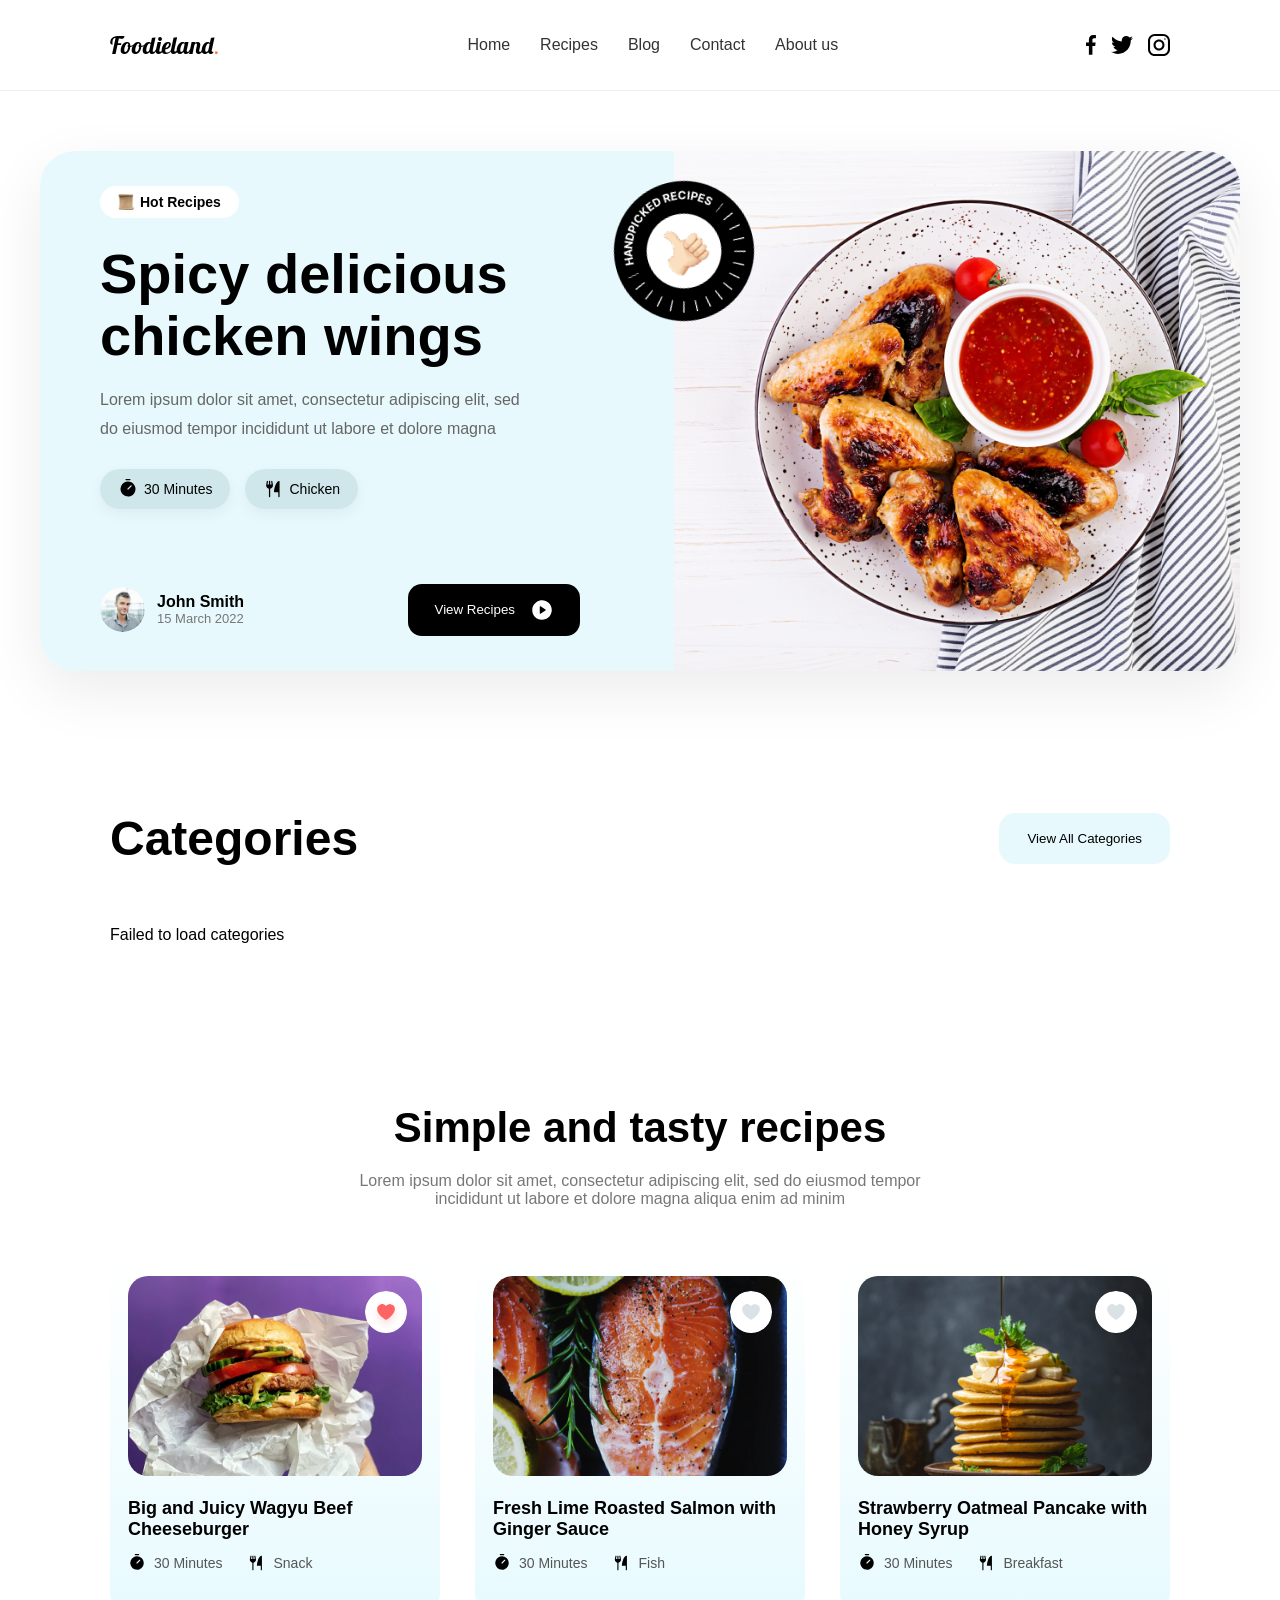
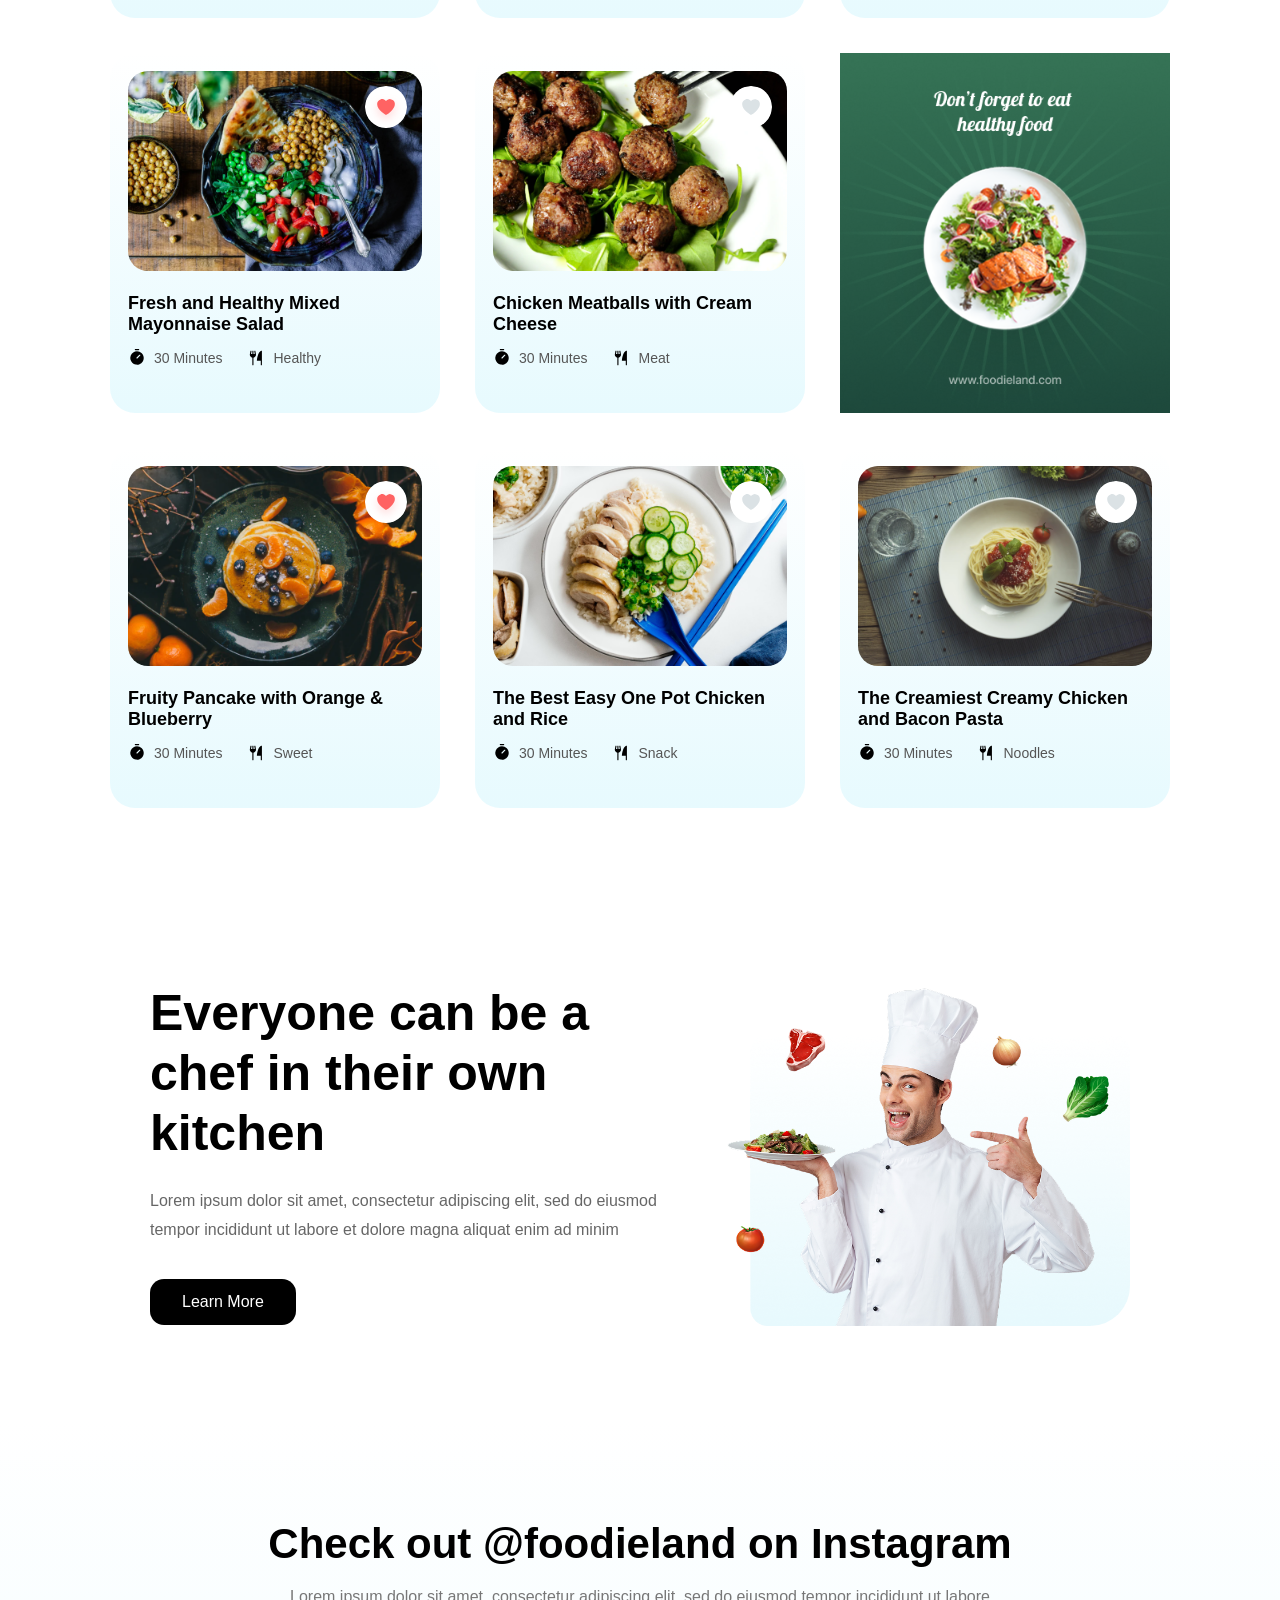
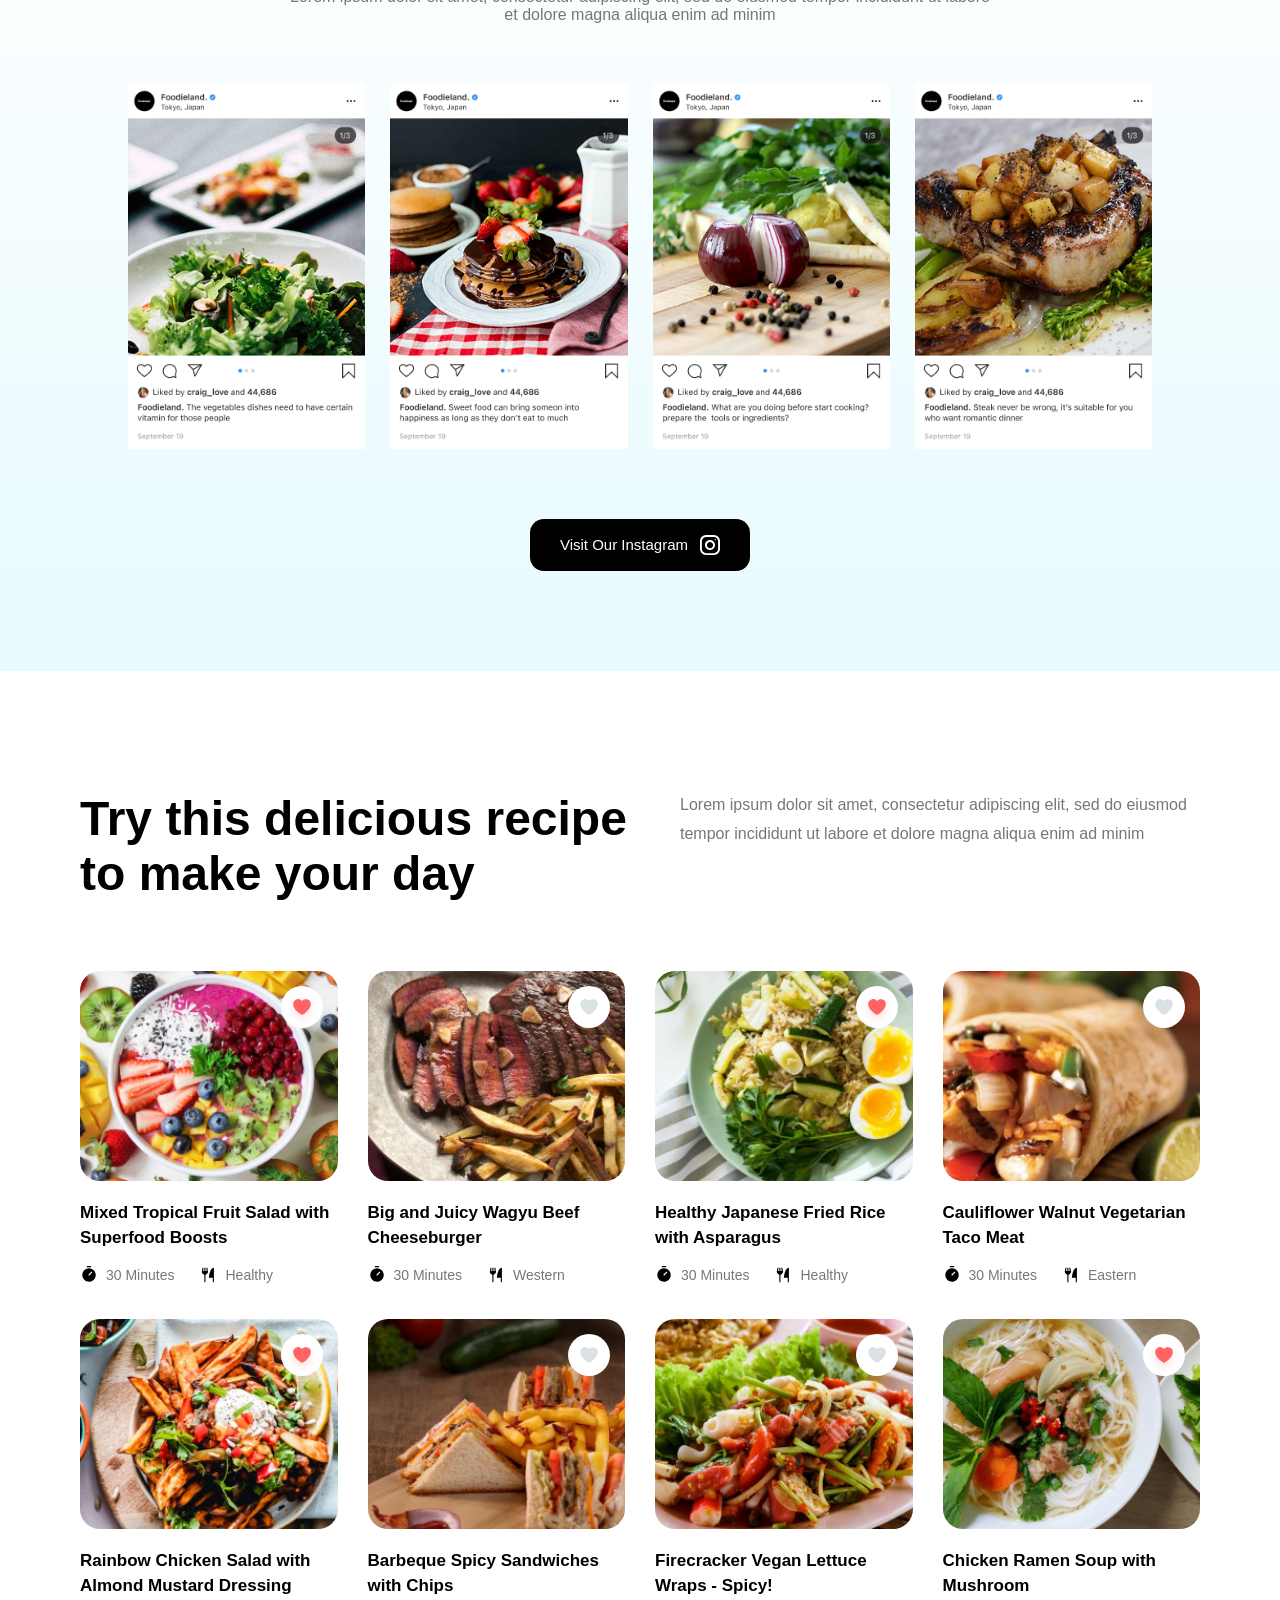
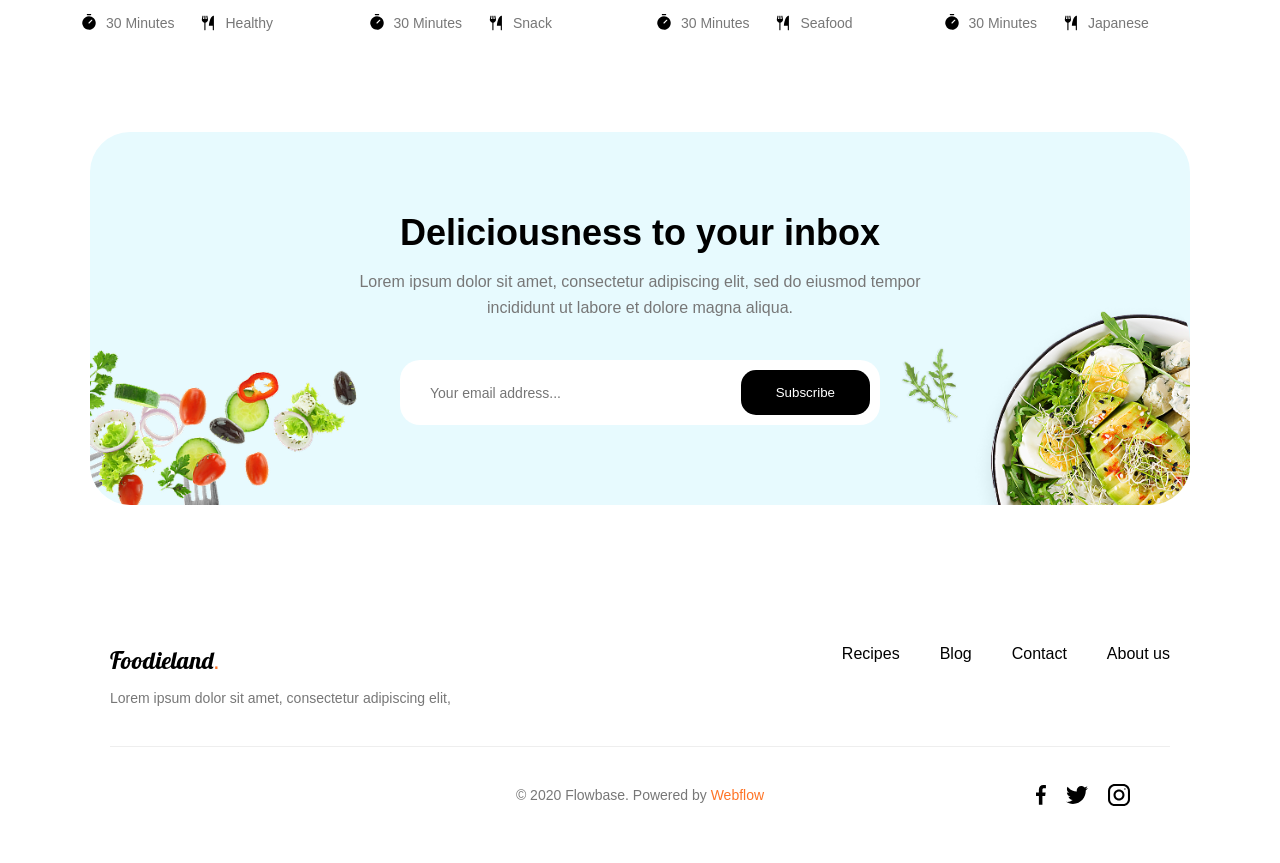
<file: index.html>
<!DOCTYPE html>
<html lang="en">
<head>
    <meta charset="UTF-8">
    <title>Home Page</title>
    <link rel="stylesheet" href="css/similarStyles.css">
    <link rel="stylesheet" href="css/home.css">
</head>
<body>

<header class="header">
    <div class="container">
        <nav class="nav">
            <div class="logo">Foodieland<span>.</span></div>

            <ul class="nav-links">
                <li><a href="index.html">Home</a></li>
                <li><a href="recipe.html">Recipes</a></li>
                <li><a href="blog.html">Blog</a></li>
                <li><a href="contact.html">Contact</a></li>
                <li><a href="#">About us</a></li>
            </ul>

            <div class="social-icons">
                <img src="assets/images/001-facebook.svg"/>
                <img src="assets/images/003-twitter.svg"/>
                <img src="assets/images/004-instagram.svg"/>
            </div>
            <button class="hamburger" id="hamburgerBtn">
                <img src="./assets/images/menu-icon.svg" alt="menu"></button>
        </nav>
    </div>
</header>

<section class="hero">
    <div class="hero-left">
        <div class="badge">
            <img src="assets/images/letter.svg" alt="">
            <span>Hot Recipes</span>
        </div>

        <h1>Spicy delicious<br>chicken wings</h1>

        <p>
            Lorem ipsum dolor sit amet, consectetur adipiscing elit,
            sed do eiusmod tempor incididunt ut labore et dolore magna
        </p>

        <div class="chips">
            <div class="chip"><img src="assets/images/Timer.svg" alt=""> 30 Minutes</div>
            <div class="chip"><img src="assets/images/ForkKnife.svg" alt=""> Chicken</div>
        </div>

        <div class="hero-bottom">
            <div class="author">
                <img src="assets/images/john.svg">
                <div>
                    <strong>John Smith</strong>
                    <span>15 March 2022</span>
                </div>
            </div>

            <button class="view-btn">
                View Recipes <img src="assets/images/PlayCircle.svg">
            </button>
        </div>
    </div>

    <div class="hero-right">
        <img src="assets/images/chickenWings.png" alt="">
        <div class="handpicked"><img src="assets/images/Badge.png"></div>
    </div>
</section>

<section class="categories">
    <div class="container">

        <div class="cat-header">
            <h2>Categories</h2>
            <button class="cat-btn">View All Categories</button>
        </div>

        <div class="cat-list" id="categoriesList"> <!--TODO:check Id replace with class-->

<!--            <div class="cat-card breakfast">-->
<!--                <img src="assets/images/breakfast.png" alt="">-->
<!--                <h3>Breakfast</h3>-->
<!--            </div>-->

<!--            <div class="cat-card vegan">-->
<!--                <img src="assets/images/vegan.png" alt="">-->
<!--                <h3>Vegan</h3>-->
<!--            </div>-->

<!--            <div class="cat-card meat">-->
<!--                <img src="assets/images/meatCategory.png" alt="">-->
<!--                <h3>Meat</h3>-->
<!--            </div>-->

<!--            <div class="cat-card dessert">-->
<!--                <img src="assets/images/dessert.png" alt="">-->
<!--                <h3>Dessert</h3>-->
<!--            </div>-->

<!--            <div class="cat-card lunch">-->
<!--                <img src="assets/images/lunch.png" alt="">-->
<!--                <h3>Lunch</h3>-->
<!--            </div>-->

<!--            <div class="cat-card chocolate">-->
<!--                <img src="assets/images/chocolate.png" alt="">-->
<!--                <h3>Chocolate</h3>-->
<!--            </div>-->

        </div>
    </div>
</section>

<section class="recipes">
    <div class="container">
        <h2>Simple and tasty recipes</h2>
        <p class="recipes-desc">
            Lorem ipsum dolor sit amet, consectetur adipiscing elit, sed do eiusmod tempor incididunt ut labore et
            dolore magna aliqua enim ad minim
        </p>

        <div class="recipe-grid">

            <div class="recipe-card">
                <div class="recipe-img">
                    <img src="assets/images/burger.png" alt="">
                    <div class="favorite-btn">
                        <img src="assets/images/redHeart.svg" alt="">
                    </div>
                </div>
                <h3>Big and Juicy Wagyu Beef Cheeseburger</h3>
                <div class="recipe-meta">
                    <div><img src="assets/images/Timer.svg"> 30 Minutes</div>
                    <div><img src="assets/images/ForkKnife.svg"> Snack</div>
                </div>
            </div>

            <div class="recipe-card">
                <div class="recipe-img">
                    <img src="assets/images/salmon.png" alt="">
                    <div class="favorite-btn">
                        <img src="assets/images/whiteHeart.svg" alt="">
                    </div>
                </div>
                <h3>Fresh Lime Roasted Salmon with Ginger Sauce</h3>
                <div class="recipe-meta">
                    <div><img src="assets/images/Timer.svg"> 30 Minutes</div>
                    <div><img src="assets/images/ForkKnife.svg"> Fish</div>
                </div>
            </div>

            <div class="recipe-card">
                <div class="recipe-img">
                    <img src="assets/images/pancake.png" alt="">
                    <div class="favorite-btn">
                        <img src="assets/images/whiteHeart.svg" alt="">
                    </div>
                </div>
                <h3>Strawberry Oatmeal Pancake with Honey Syrup</h3>
                <div class="recipe-meta">
                    <div><img src="assets/images/Timer.svg"> 30 Minutes</div>
                    <div><img src="assets/images/ForkKnife.svg"> Breakfast</div>
                </div>
            </div>

            <div class="recipe-card">
                <div class="recipe-img">
                    <img src="assets/images/mixedSalad.png" alt="">
                    <div class="favorite-btn">
                        <img src="assets/images/redHeart.svg" alt="">
                    </div>
                </div>
                <h3>Fresh and Healthy Mixed Mayonnaise Salad</h3>
                <div class="recipe-meta">
                    <div><img src="assets/images/Timer.svg"> 30 Minutes</div>
                    <div><img src="assets/images/ForkKnife.svg"> Healthy</div>
                </div>
            </div>

            <div class="recipe-card">
                <div class="recipe-img">
                    <img src="assets/images/meatball2.png" alt="">
                    <div class="favorite-btn">
                        <img src="assets/images/whiteHeart.svg" alt="">
                    </div>
                </div>
                <h3>Chicken Meatballs with Cream Cheese</h3>
                <div class="recipe-meta">
                    <div><img src="assets/images/Timer.svg"> 30 Minutes</div>
                    <div><img src="assets/images/ForkKnife.svg"> Meat</div>
                </div>
            </div>

            <div class="recipe-banner">
                <img src="assets/images/Ads.png" alt="">
            </div>

            <div class="recipe-card">
                <div class="recipe-img">
                    <img src="assets/images/orangePancake.png" alt="">
                    <div class="favorite-btn">
                        <img src="assets/images/redHeart.svg" alt="">
                    </div>
                </div>
                <h3>Fruity Pancake with Orange & Blueberry</h3>
                <div class="recipe-meta">
                    <div><img src="assets/images/Timer.svg"> 30 Minutes</div>
                    <div><img src="assets/images/ForkKnife.svg"> Sweet</div>
                </div>
            </div>

            <div class="recipe-card">
                <div class="recipe-img">
                    <img src="assets/images/chickenRice2.png" alt="">
                    <div class="favorite-btn">
                        <img src="assets/images/whiteHeart.svg" alt="">
                    </div>
                </div>
                <h3>The Best Easy One Pot Chicken and Rice</h3>
                <div class="recipe-meta">
                    <div><img src="assets/images/Timer.svg"> 30 Minutes</div>
                    <div><img src="assets/images/ForkKnife.svg"> Snack</div>
                </div>
            </div>

            <div class="recipe-card">
                <div class="recipe-img">
                    <img src="assets/images/creamyPasta.png" alt="">
                    <div class="favorite-btn">
                        <img src="assets/images/whiteHeart.svg" alt="">
                    </div>
                </div>
                <h3>The Creamiest Creamy Chicken and Bacon Pasta</h3>
                <div class="recipe-meta">
                    <div><img src="assets/images/Timer.svg"> 30 Minutes</div>
                    <div><img src="assets/images/ForkKnife.svg"> Noodles</div>
                </div>
            </div>

        </div>
    </div>
</section>

<section class="chef-section">
    <div class="chef-content">
        <h1>Everyone can be a chef in their own kitchen</h1>
        <p>
            Lorem ipsum dolor sit amet, consectetur adipiscing elit, sed do eiusmod tempor incididunt ut labore et
            dolore magna aliquat enim ad minim
        </p>
        <button class="chef-btn">Learn More</button>
    </div>

    <div class="chef-image">
        <img src="assets/images/homeChef.png" alt="chef">
    </div>
</section>
<section class="instagram-section">

    <h2>Check out @foodieland on Instagram</h2>
    <p class="subtitle">
        Lorem ipsum dolor sit amet, consectetur adipiscing elit, sed do eiusmod tempor incididunt ut labore et dolore
        magna aliqua enim ad minim
    </p>

    <div class="insta-grid">

        <div class="insta-card">
            <img src="assets/images/Post.png" alt="">
        </div>

        <div class="insta-card">
            <img src="assets/images/Post%20(1).png" alt="">
        </div>

        <div class="insta-card">
            <img src="assets/images/Post%20(2).png" alt="">
        </div>

        <div class="insta-card">
            <img src="assets/images/Post%20(3).png" alt="">
        </div>

    </div>

    <button class="insta-btn">
        Visit Our Instagram
        <img src="assets/images/004-instagram%20(1).svg" alt="">
    </button>

</section>
<section class="recommend-section">

    <div class="recommend-header">
        <div class="left">
            <h2>Try this delicious recipe to make your day</h2>
        </div>
        <div class="right">
            <p>
                Lorem ipsum dolor sit amet, consectetur adipiscing elit, sed do eiusmod tempor
                incididunt ut labore et dolore magna aliqua enim ad minim
            </p>
        </div>
    </div>

    <div class="recommend-grid">

        <div class="recommend-card">
            <img src="assets/images/veg.png" alt="">
            <div class="favorite-btn">
                <img src="assets/images/redHeart.svg" alt="">
            </div>
            <h3>Mixed Tropical Fruit Salad with Superfood Boosts</h3>
            <div class="recommend-meta">
                <div class="meta-box">
                    <img src="assets/images/Timer.svg">
                    <span>30 Minutes</span>
                </div>
                <div class="meta-box">
                    <img src="assets/images/ForkKnife.svg">
                    <span>Healthy</span>
                </div>
            </div>
        </div>

        <div class="recommend-card">
            <img src="assets/images/meat.png" alt="">
            <div class="favorite-btn">
                <img src="assets/images/whiteHeart.svg" alt="">
            </div>
            <h3>Big and Juicy Wagyu Beef Cheeseburger</h3>
            <div class="recommend-meta">
                <div class="meta-box">
                    <img src="assets/images/Timer.svg">
                    <span>30 Minutes</span>
                </div>
                <div class="meta-box">
                    <img src="assets/images/ForkKnife.svg">
                    <span>Western</span>
                </div>
            </div>
        </div>

        <div class="recommend-card">
            <img src="assets/images/friedricePic.png" alt="">
            <div class="favorite-btn">
                <img src="assets/images/redHeart.svg" alt="">
            </div>
            <h3>Healthy Japanese Fried Rice with Asparagus</h3>
            <div class="recommend-meta">
                <div class="meta-box">
                    <img src="assets/images/Timer.svg">
                    <span>30 Minutes</span>
                </div>
                <div class="meta-box">
                    <img src="assets/images/ForkKnife.svg">
                    <span>Healthy</span>
                </div>
            </div>
        </div>

        <div class="recommend-card">
            <img src="assets/images/tacu.png" alt="">
            <div class="favorite-btn">
                <img src="assets/images/whiteHeart.svg" alt="">
            </div>
            <h3>Cauliflower Walnut Vegetarian Taco Meat</h3>
            <div class="recommend-meta">
                <div class="meta-box">
                    <img src="assets/images/Timer.svg">
                    <span>30 Minutes</span>
                </div>
                <div class="meta-box">
                    <img src="assets/images/ForkKnife.svg">
                    <span>Eastern</span>
                </div>
            </div>
        </div>

        <div class="recommend-card">
            <img src="assets/images/mustardChicken.png" alt="">
            <div class="favorite-btn">
                <img src="assets/images/redHeart.svg" alt="">
            </div>
            <h3>Rainbow Chicken Salad with Almond Mustard Dressing</h3>
            <div class="recommend-meta">
                <div class="meta-box">
                    <img src="assets/images/Timer.svg">
                    <span>30 Minutes</span>
                </div>
                <div class="meta-box">
                    <img src="assets/images/ForkKnife.svg">
                    <span>Healthy</span>
                </div>
            </div>
        </div>

        <div class="recommend-card">
            <img src="assets/images/sandwich.png" alt="">
            <div class="favorite-btn">
                <img src="assets/images/whiteHeart.svg" alt="">
            </div>
            <h3>Barbeque Spicy Sandwiches with Chips</h3>
            <div class="recommend-meta">
                <div class="meta-box">
                    <img src="assets/images/Timer.svg">
                    <span>30 Minutes</span>
                </div>
                <div class="meta-box">
                    <img src="assets/images/ForkKnife.svg">
                    <span>Snack</span>
                </div>
            </div>
        </div>

        <div class="recommend-card">
            <img src="assets/images/lettuce.png" alt="">
            <div class="favorite-btn">
                <img src="assets/images/whiteHeart.svg" alt="">
            </div>
            <h3>Firecracker Vegan Lettuce Wraps - Spicy!</h3>
            <div class="recommend-meta">
                <div class="meta-box">
                    <img src="assets/images/Timer.svg">
                    <span>30 Minutes</span>
                </div>
                <div class="meta-box">
                    <img src="assets/images/ForkKnife.svg">
                    <span>Seafood</span>
                </div>
            </div>
        </div>

        <div class="recommend-card">
            <img src="assets/images/ramen.png" alt="">
            <div class="favorite-btn">
                <img src="assets/images/redHeart.svg" alt="">
            </div>
            <h3>Chicken Ramen Soup with Mushroom</h3>
            <div class="recommend-meta">
                <div class="meta-box">
                    <img src="assets/images/Timer.svg">
                    <span>30 Minutes</span>
                </div>
                <div class="meta-box">
                    <img src="assets/images/ForkKnife.svg">
                    <span>Japanese</span>
                </div>
            </div>
        </div>

    </div>
</section>

<section class="newsletter container">
    <div class="newsletter-content">
        <h2>Deliciousness to your inbox</h2>
        <p>Lorem ipsum dolor sit amet, consectetur adipiscing elit, sed do eiusmod tempor incididunt ut labore et
            dolore magna aliqua.</p>

        <form class="subscribe-form">
            <input type="email" placeholder="Your email address...">
            <button type="submit">Subscribe</button>
        </form>
    </div>
    <div>
        <img src="assets/images/kisspng-salad-salad-fresh-food-healthylife-vegetables-vegetarian-5d42e3a7cb8543%201.png"
             class="decor-left" alt=""/>
        <img src="assets/images/newsletterSalad.png" class="decor-right" alt=""/>
    </div>
</section>
<footer class="footer">
    <div class="container">

        <div class="footer-top">

            <div class="footer-left">
                <div class="footer-logo">Foodieland<span>.</span></div>
                <p>Lorem ipsum dolor sit amet, consectetur adipiscing elit,</p>
            </div>

            <ul class="footer-links">
                <li><a href="#">Recipes</a></li>
                <li><a href="#">Blog</a></li>
                <li><a href="#">Contact</a></li>
                <li><a href="#">About us</a></li>
            </ul>

        </div>

        <div class="footer-divider"></div>

        <div class="footer-bottom">
            <p>© 2020 Flowbase. Powered by <span>Webflow</span></p>

            <div class="footer-social">
                <img src="assets/images/001-facebook.svg"/>
                <img src="assets/images/003-twitter.svg"/>
                <img src="assets/images/004-instagram.svg"/>
            </div>
        </div>

    </div>
</footer>
<script src="js/main.js"></script>
<script src="js/home.js"></script>
</body>
</html>
</file>
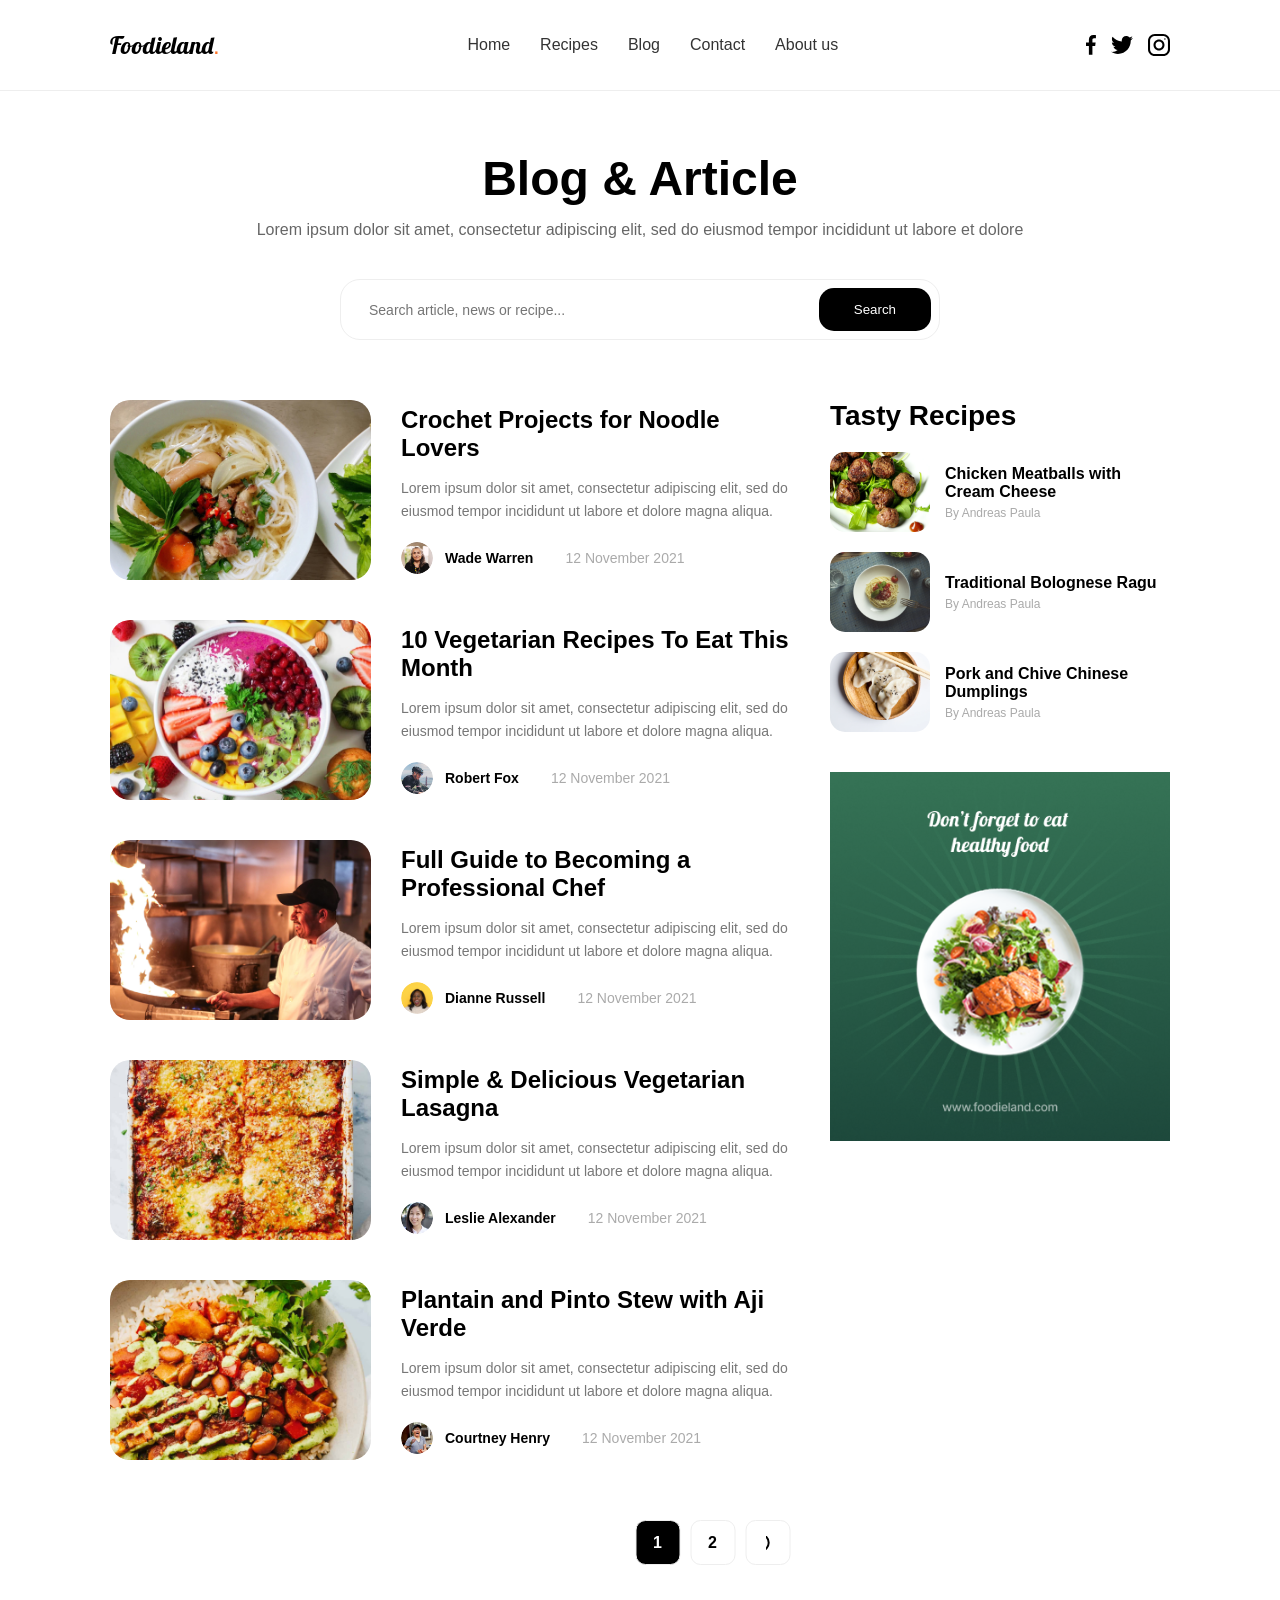
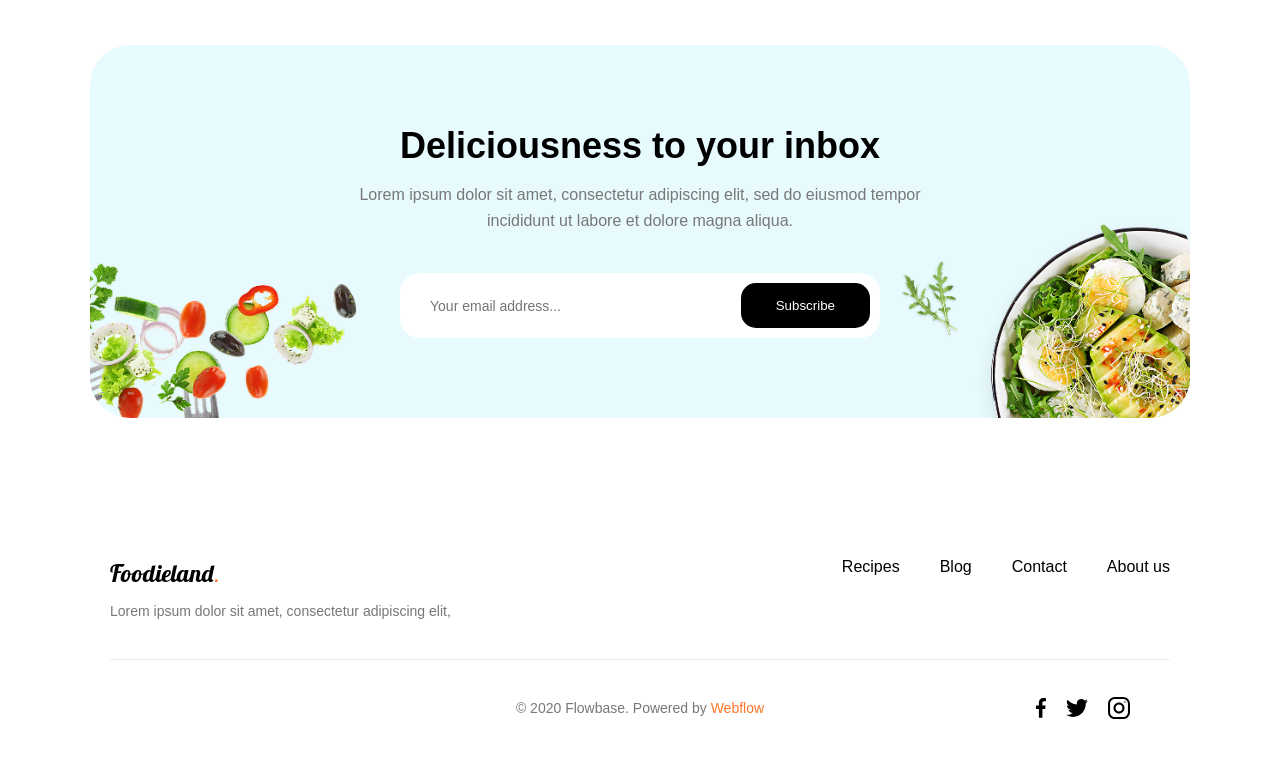
<file: blog.html>
<!DOCTYPE html>
<html lang="en">
<head>
    <meta charset="UTF-8">
    <title>Blog Page</title>
    <link rel="stylesheet" href="css/similarStyles.css">
    <link rel="stylesheet" href="css/blog.css">
</head>
<body>

<header class="header">
    <div class="container">
        <nav class="nav">
            <div class="logo">Foodieland<span>.</span></div>

            <ul class="nav-links">
                <li><a href="index.html">Home</a></li>
                <li><a href="recipe.html">Recipes</a></li>
                <li><a href="blog.html">Blog</a></li>
                <li><a href="contact.html">Contact</a></li>
                <li><a href="#">About us</a></li>
            </ul>

            <div class="social-icons">
                <img src="assets/images/001-facebook.svg"/>
                <img src="assets/images/003-twitter.svg"/>
                <img src="assets/images/004-instagram.svg"/>
            </div>
            <button class="hamburger" id="hamburgerBtn">
                <img src="./assets/images/menu-icon.svg" alt="menu"></button>
        </nav>
    </div>
</header>

<main>
    <section class="hero-section container">
        <h1>Blog & Article</h1>
        <p>Lorem ipsum dolor sit amet, consectetur adipiscing elit, sed do eiusmod tempor incididunt ut labore et
            dolore</p>

        <div class="search-bar">
            <input type="text" placeholder="Search article, news or recipe...">
            <button>Search</button>
        </div>
    </section>

    <section class="blog-container container">
        <div class="blog-main">
            <article class="blog-card">
                <img src="assets/images/noodle.png" alt="Noodle">
                <div class="blog-content">
                    <h2>Crochet Projects for Noodle Lovers</h2>
                    <p>Lorem ipsum dolor sit amet, consectetur adipiscing elit, sed do
                        eiusmod tempor incididunt ut labore et dolore magna aliqua.</p>
                    <div class="blog-author">
                        <img src="assets/images/wadeWarren.svg" alt="Author">
                        <span>Wade Warren</span>
                        <span class="date">12 November 2021</span>
                    </div>
                </div>
            </article>

            <article class="blog-card">
                <img src="assets/images/veg.png" alt="Salad">
                <div class="blog-content">
                    <h2>10 Vegetarian Recipes To Eat This Month</h2>
                    <p>Lorem ipsum dolor sit amet, consectetur adipiscing elit, sed do
                        eiusmod tempor incididunt ut labore et dolore magna aliqua.</p>
                    <div class="blog-author">
                        <img src="assets/images/robert.svg" alt="Author">
                        <span>Robert Fox</span>
                        <span class="date">12 November 2021</span>
                    </div>
                </div>
            </article>

            <article class="blog-card">
                <img src="assets/images/chef.png" alt="Chef">
                <div class="blog-content">
                    <h2>Full Guide to Becoming a Professional Chef</h2>
                    <p>Lorem ipsum dolor sit amet, consectetur adipiscing elit,
                        sed do eiusmod tempor incididunt ut labore et dolore magna aliqua.</p>
                    <div class="blog-author">
                        <img src="assets/images/dianne.svg" alt="Author">
                        <span>Dianne Russell</span>
                        <span class="date">12 November 2021</span>
                    </div>
                </div>
            </article>

            <article class="blog-card">
                <img src="assets/images/lasagna.png" alt="Lasagna">
                <div class="blog-content">
                    <h2>Simple & Delicious Vegetarian Lasagna</h2>
                    <p>Lorem ipsum dolor sit amet, consectetur adipiscing elit, sed do eiusmod tempor incididunt ut
                        labore et dolore magna aliqua.</p>
                    <div class="blog-author">
                        <img src="assets/images/leslie.svg" alt="Author">
                        <span>Leslie Alexander</span>
                        <span class="date">12 November 2021</span>
                    </div>
                </div>
            </article>

            <article class="blog-card">
                <img src="assets/images/pinto.png" alt="pinto">
                <div class="blog-content">
                    <h2>Plantain and Pinto Stew with Aji Verde</h2>
                    <p>Lorem ipsum dolor sit amet, consectetur adipiscing elit, sed do eiusmod tempor incididunt ut
                        labore et dolore magna aliqua.</p>
                    <div class="blog-author">
                        <img src="assets/images/courtney.svg" alt="Author">
                        <span>Courtney Henry</span>
                        <span class="date">12 November 2021</span>
                    </div>
                </div>
            </article>

            <article class="blog-card">
                <img src="assets/images/assistantHiring.png" alt="hire">
                <div class="blog-content">
                    <h2>We're Hiring a Communications Assistant!</h2>
                    <p>Lorem ipsum dolor sit amet, consectetur adipiscing elit, sed do eiusmod tempor incididunt ut
                        labore
                        et dolore magna aliqua.</p>
                    <div class="blog-author">
                        <img src="assets/images/albert.svg" alt="Author">
                        <span>Albert Flores</span>
                        <span class="date">12 November 2021</span>
                    </div>
                </div>
            </article>

            <div class="pagination" id="pagination"></div>
        </div>

        <aside class="sidebar">
            <h3>Tasty Recipes</h3>
            <div class="sidebar-item">
                <img src="assets/images/meatballs.png" alt="Recipe">
                <div>
                    <h4>Chicken Meatballs with Cream Cheese</h4>
                    <p>By Andreas Paula</p>
                </div>
            </div>
            <div class="sidebar-item">
                <img src="assets/images/ragu.png" alt="Recipe">
                <div>
                    <h4>Traditional Bolognese Ragu</h4>
                    <p>By Andreas Paula</p>
                </div>
            </div>
            <div class="sidebar-item">
                <img src="assets/images/dumplings.png" alt="Recipe">
                <div>
                    <h4>Pork and Chive Chinese Dumplings</h4>
                    <p>By Andreas Paula</p>
                </div>
            </div>

            <div class="sidebar-ad">
                <img src="assets/images/Ads.png" alt="Ad Banner">
            </div>
        </aside>
    </section>

    <section class="newsletter container">
        <div class="newsletter-content">
            <h2>Deliciousness to your inbox</h2>
            <p>Lorem ipsum dolor sit amet, consectetur adipiscing elit, sed do eiusmod tempor incididunt ut labore et
                dolore magna aliqua.</p>

            <form class="subscribe-form">
                <input type="email" placeholder="Your email address...">
                <button type="submit">Subscribe</button>
            </form>
        </div>
        <div>
            <img src="assets/images/kisspng-salad-salad-fresh-food-healthylife-vegetables-vegetarian-5d42e3a7cb8543%201.png"
                 class="decor-left" alt=""/>
            <img src="assets/images/newsletterSalad.png" class="decor-right" alt=""/>
        </div>
    </section>
</main>

<footer class="footer">
    <div class="container">

        <div class="footer-top">

            <div class="footer-left">
                <div class="footer-logo">Foodieland<span>.</span></div>
                <p>Lorem ipsum dolor sit amet, consectetur adipiscing elit,</p>
            </div>

            <ul class="footer-links">
                <li><a href="#">Recipes</a></li>
                <li><a href="#">Blog</a></li>
                <li><a href="#">Contact</a></li>
                <li><a href="#">About us</a></li>
            </ul>

        </div>

        <div class="footer-divider"></div>

        <div class="footer-bottom">
            <p>© 2020 Flowbase. Powered by <span>Webflow</span></p>

            <div class="footer-social">
                <img src="assets/images/001-facebook.svg"/>
                <img src="assets/images/003-twitter.svg"/>
                <img src="assets/images/004-instagram.svg"/>
            </div>
        </div>

    </div>
</footer>
<script src="js/main.js"></script>
<script src="js/blog.js"></script>
</body>
</html>
</file>
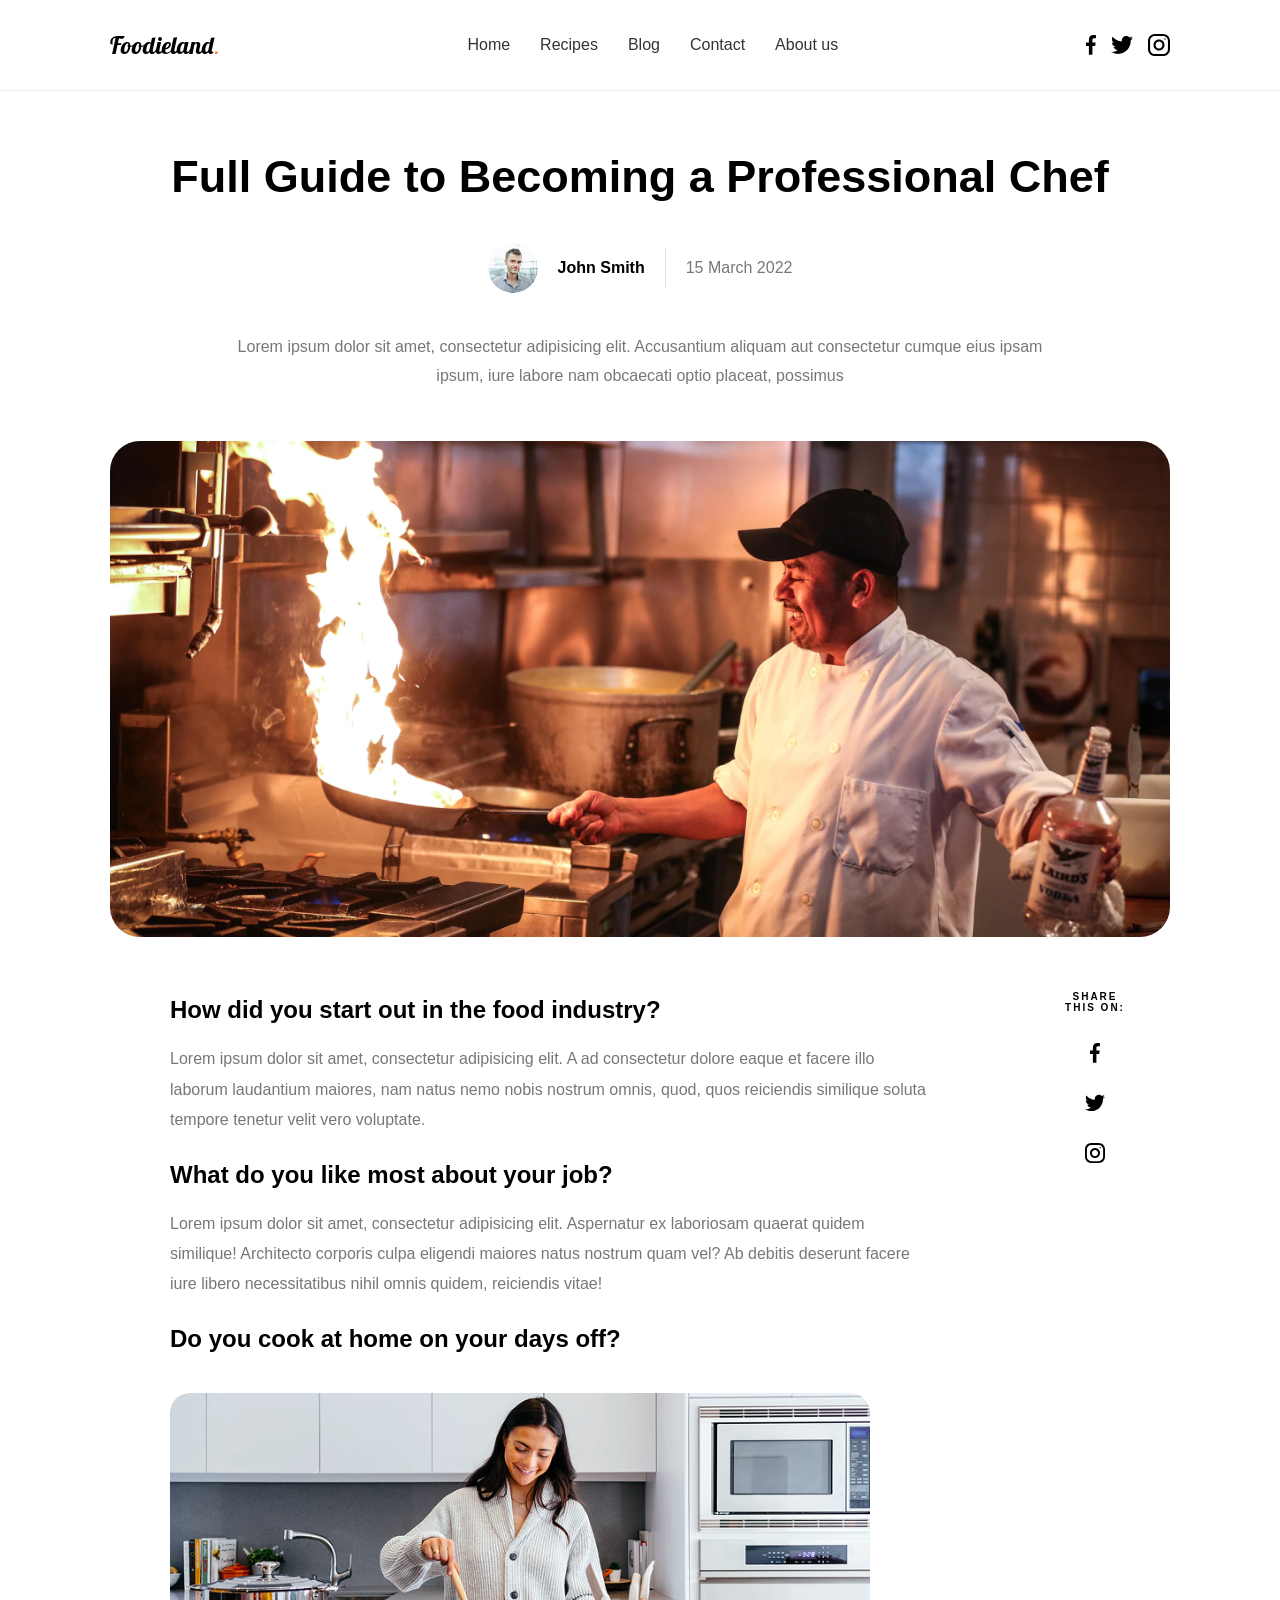
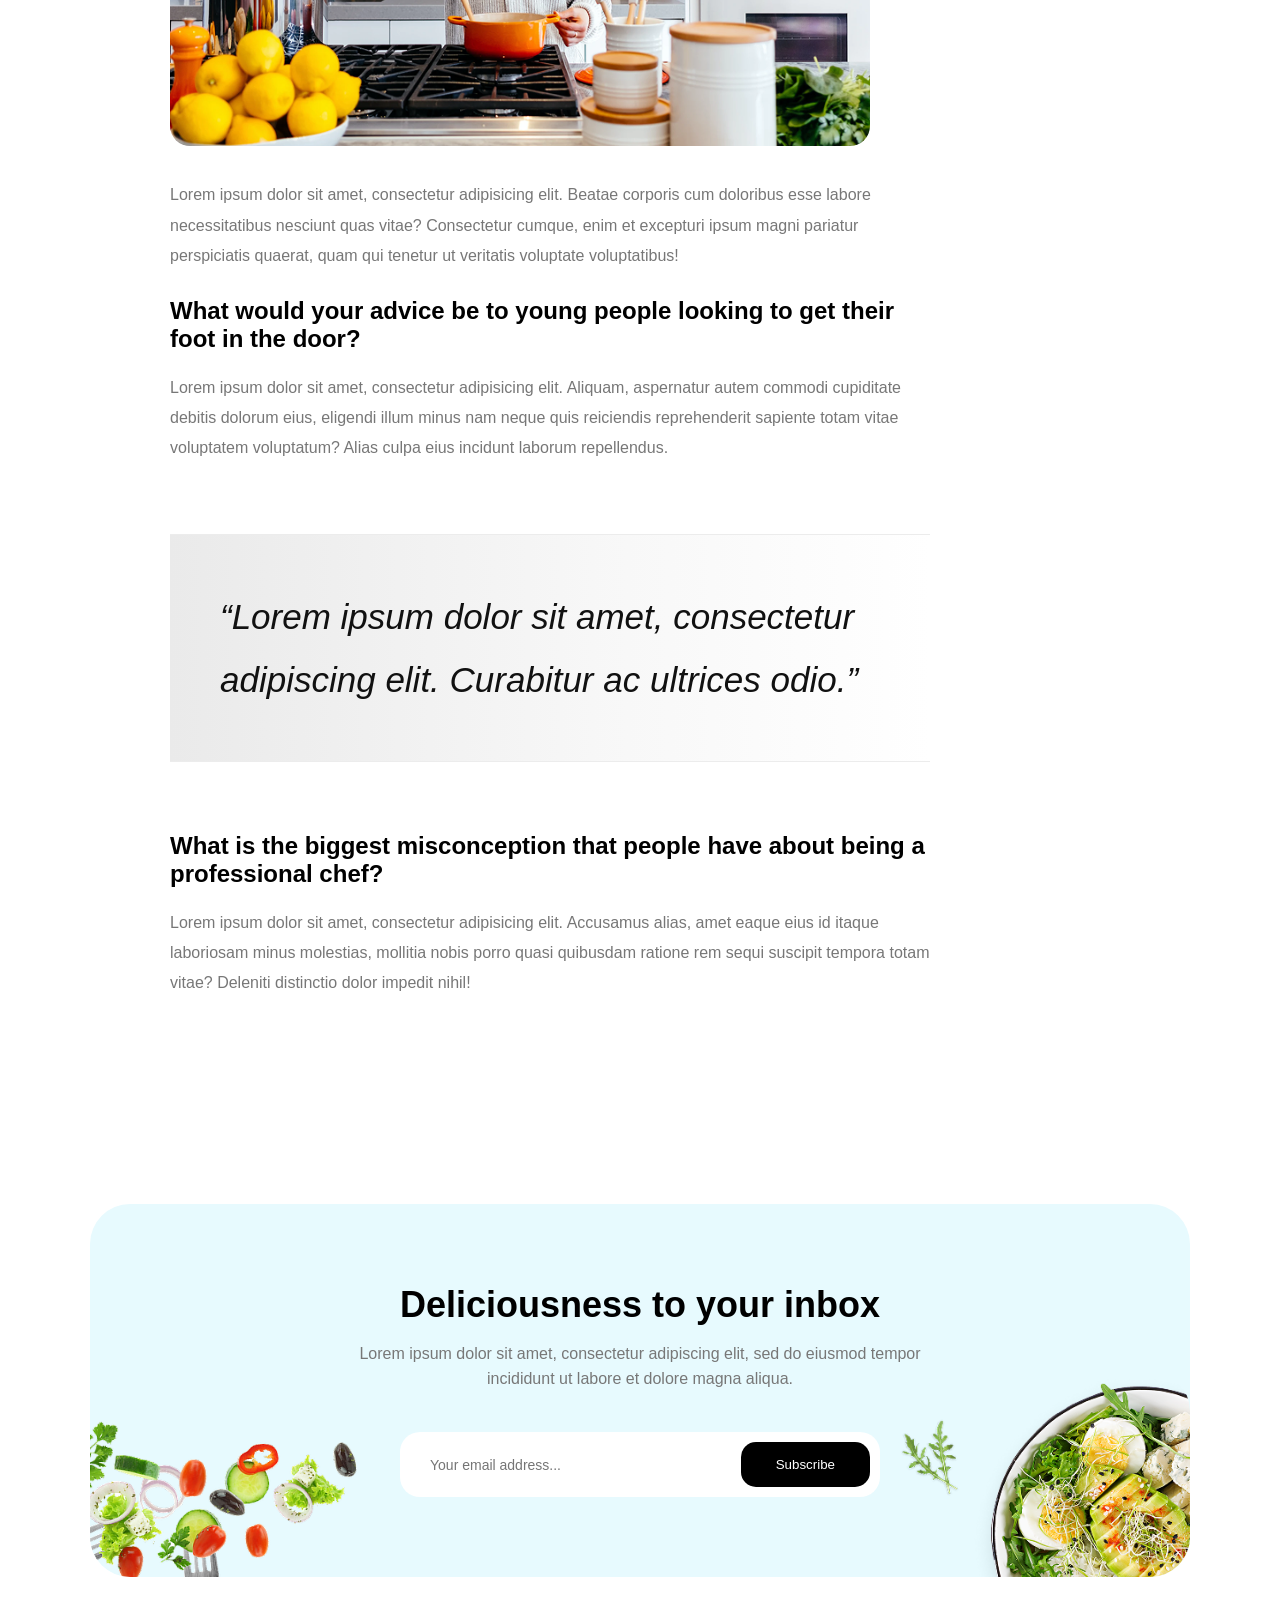
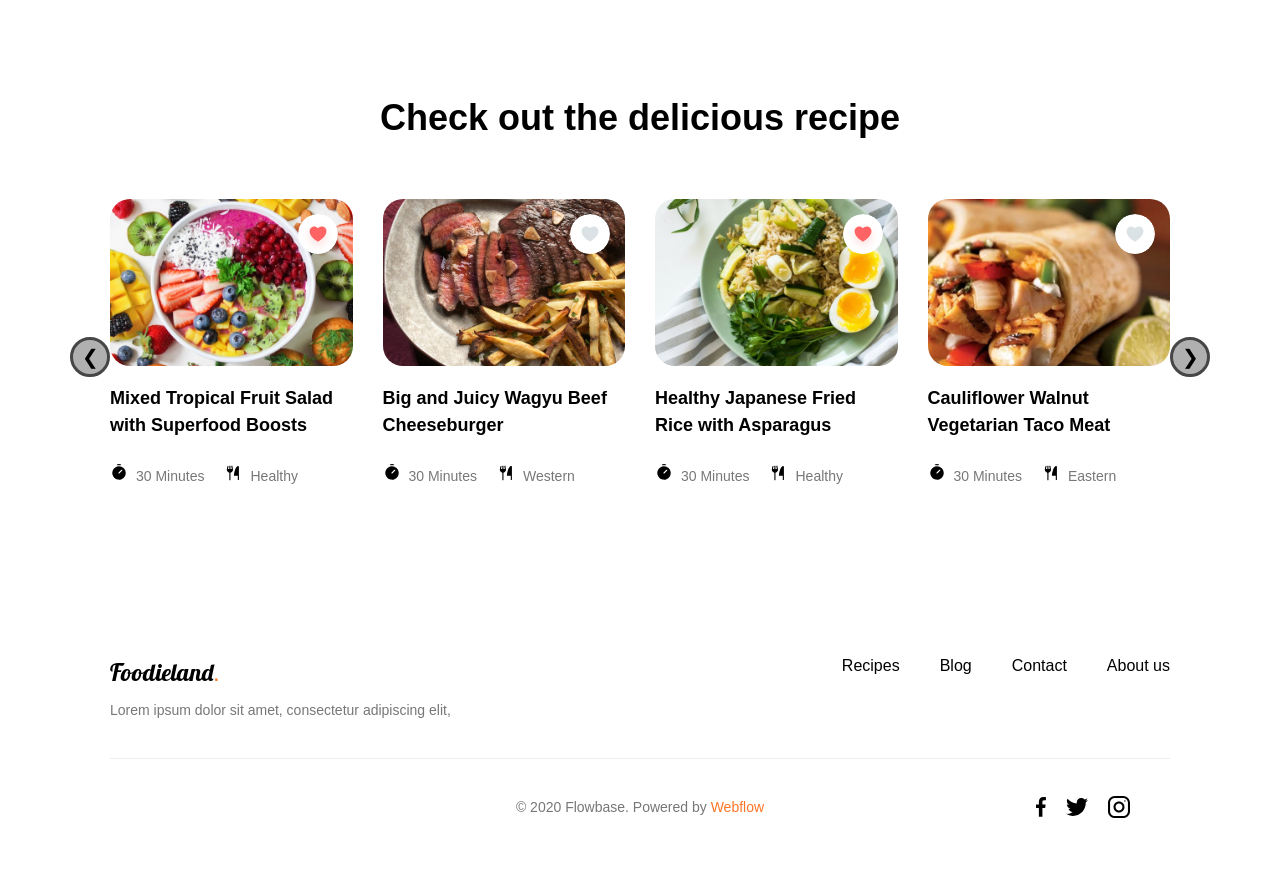
<file: blogpost.html>
<!DOCTYPE html>
<html lang="en">
<head>
    <meta charset="UTF-8">
    <title>Blog Post Page</title>
    <link rel="stylesheet" href="css/blogpost.css">
    <link rel="stylesheet" href="css/similarStyles.css">
</head>
<body>
<header class="header">
    <div class="container">
        <nav class="nav">
            <div class="logo">Foodieland<span>.</span></div>

            <ul class="nav-links">
                <li><a href="index.html">Home</a></li>
                <li><a href="recipe.html">Recipes</a></li>
                <li><a href="blog.html">Blog</a></li>
                <li><a href="contact.html">Contact</a></li>
                <li><a href="#">About us</a></li>
            </ul>

            <div class="social-icons">
                <img src="assets/images/001-facebook.svg"/>
                <img src="assets/images/003-twitter.svg"/>
                <img src="assets/images/004-instagram.svg"/>
            </div>
            <button class="hamburger" id="hamburgerBtn">
                <img src="./assets/images/menu-icon.svg" alt="menu"></button>
        </nav>
    </div>
</header>
<section class="blog-post">
    <div class="container">

        <h1>Full Guide to Becoming a Professional Chef</h1>

        <div class="author-info">
            <img src="assets/images/john.svg" alt="">
            <span class="author-name">John Smith</span>
            <div class="divider"></div>
            <span class="author-date">15 March 2022</span>
        </div>

        <p class="blog-intro">
            Lorem ipsum dolor sit amet, consectetur adipisicing elit. Accusantium aliquam aut consectetur cumque eius
            ipsam ipsum, iure labore nam obcaecati optio placeat, possimus
        </p>

        <img src="assets/images/chef-blogpost.png" class="hero-image" alt="">

        <div class="content-layout">

            <div class="blog-content">

                <h3>How did you start out in the food industry?</h3>
                <p>Lorem ipsum dolor sit amet, consectetur adipisicing elit. A ad consectetur dolore eaque et facere
                    illo laborum laudantium maiores, nam natus nemo nobis nostrum omnis, quod, quos reiciendis similique
                    soluta tempore tenetur velit vero voluptate.</p>

                <h3>What do you like most about your job?</h3>
                <p>Lorem ipsum dolor sit amet, consectetur adipisicing elit. Aspernatur ex laboriosam quaerat quidem
                    similique! Architecto corporis culpa eligendi maiores natus nostrum quam vel? Ab debitis deserunt
                    facere iure libero necessitatibus nihil omnis quidem, reiciendis vitae!</p>

                <h3>Do you cook at home on your days off?</h3>

                <img src="assets/images/directionPic.png"
                     class="inside-image" alt="">

                <p>Lorem ipsum dolor sit amet, consectetur adipisicing elit. Beatae corporis cum doloribus esse labore
                    necessitatibus nesciunt quas vitae? Consectetur cumque, enim et excepturi ipsum magni pariatur
                    perspiciatis quaerat, quam qui tenetur ut veritatis voluptate voluptatibus!</p>

                <h3>What would your advice be to young people looking to get their foot in the door?</h3>
                <p>Lorem ipsum dolor sit amet, consectetur adipisicing elit. Aliquam, aspernatur autem commodi
                    cupiditate debitis dolorum eius, eligendi illum minus nam neque quis reiciendis reprehenderit
                    sapiente totam vitae voluptatem voluptatum? Alias culpa eius incidunt laborum repellendus.</p>

                <blockquote>
                    “Lorem ipsum dolor sit amet, consectetur adipiscing elit.
                    Curabitur ac ultrices odio.”
                </blockquote>

                <h3>What is the biggest misconception that people have about being a professional chef?</h3>

                <p>Lorem ipsum dolor sit amet, consectetur adipisicing elit. Accusamus alias, amet eaque eius id itaque
                    laboriosam minus molestias, mollitia nobis porro quasi quibusdam ratione rem sequi suscipit tempora
                    totam vitae? Deleniti distinctio dolor impedit nihil!</p>

            </div>

            <aside class="share-sidebar">

                <h4>SHARE THIS ON:</h4>

                <a href="#">
                    <img src="assets/images/001-facebook.svg" alt="Facebook">
                </a>

                <a href="#">
                    <img src="assets/images/003-twitter.svg" alt="Twitter">
                </a>

                <a href="#">
                    <img src="assets/images/004-instagram.svg" alt="Instagram">
                </a>

            </aside>

        </div>

    </div>
</section>
<section class="newsletter container">
    <div class="newsletter-content">
        <h2>Deliciousness to your inbox</h2>
        <p>
            Lorem ipsum dolor sit amet, consectetur adipiscing elit,
            sed do eiusmod tempor incididunt ut labore et dolore magna aliqua.
        </p>

        <form class="subscribe-form">
            <input type="email" placeholder="Your email address...">
            <button type="submit">Subscribe</button>
        </form>

        <div>
            <img src="assets/images/kisspng-salad-salad-fresh-food-healthylife-vegetables-vegetarian-5d42e3a7cb8543%201.png"
                 class="decor-left" alt="">
            <img src="assets/images/newsletterSalad.png"
                 class="decor-right" alt="">
        </div>
    </div>
</section>

<section class="recommend-section">
    <div class="container">

        <h2>Check out the delicious recipe</h2>
        <button class="carousel-btn left" id="prevBtn">❮</button>
        <button class="carousel-btn right" id="nextBtn">❯</button>

        <div class="carousel-wrapper">

            <div class="recommend-carousel">

                <div class="recommend-card">
                    <img src="assets/images/veg.png" alt="">
                    <div class="favorite-btn">
                        <img src="assets/images/redHeart.svg" alt="">
                    </div>

                    <h3>Mixed Tropical Fruit Salad with Superfood Boosts</h3>

                    <div class="recommend-meta">
                        <div class="meta-box">
                            <img src="assets/images/Timer.svg" alt="">
                            <span>30 Minutes</span>
                        </div>

                        <div class="meta-box">
                            <img src="assets/images/ForkKnife.svg" alt="">
                            <span>Healthy</span>
                        </div>
                    </div>
                </div>

                <div class="recommend-card">
                    <img src="assets/images/meat.png" alt="">
                    <div class="favorite-btn">
                        <img src="assets/images/whiteHeart.svg" alt="">
                    </div>

                    <h3>Big and Juicy Wagyu Beef Cheeseburger</h3>

                    <div class="recommend-meta">
                        <div class="meta-box">
                            <img src="assets/images/Timer.svg" alt="">
                            <span>30 Minutes</span>
                        </div>

                        <div class="meta-box">
                            <img src="assets/images/ForkKnife.svg" alt="">
                            <span>Western</span>
                        </div>
                    </div>
                </div>

                <div class="recommend-card">
                    <img src="assets/images/friedricePic.png" alt="">
                    <div class="favorite-btn">
                        <img src="assets/images/redHeart.svg" alt="">
                    </div>

                    <h3>Healthy Japanese Fried Rice with Asparagus</h3>

                    <div class="recommend-meta">
                        <div class="meta-box">
                            <img src="assets/images/Timer.svg" alt="">
                            <span>30 Minutes</span>
                        </div>

                        <div class="meta-box">
                            <img src="assets/images/ForkKnife.svg" alt="">
                            <span>Healthy</span>
                        </div>
                    </div>
                </div>

                <div class="recommend-card">
                    <img src="assets/images/tacu.png" alt="">
                    <div class="favorite-btn">
                        <img src="assets/images/whiteHeart.svg" alt="">
                    </div>

                    <h3>Cauliflower Walnut Vegetarian Taco Meat</h3>

                    <div class="recommend-meta">
                        <div class="meta-box">
                            <img src="assets/images/Timer.svg" alt="">
                            <span>30 Minutes</span>
                        </div>

                        <div class="meta-box">
                            <img src="assets/images/ForkKnife.svg" alt="">
                            <span>Eastern</span>
                        </div>
                    </div>
                </div>

                <div class="recommend-card">
                    <img src="assets/images/veg.png" alt="">
                    <div class="favorite-btn">
                        <img src="assets/images/redHeart.svg" alt="">
                    </div>

                    <h3>Mixed Tropical Fruit Salad with Superfood Boosts</h3>

                    <div class="recommend-meta">
                        <div class="meta-box">
                            <img src="assets/images/Timer.svg" alt="">
                            <span>30 Minutes</span>
                        </div>

                        <div class="meta-box">
                            <img src="assets/images/ForkKnife.svg" alt="">
                            <span>Healthy</span>
                        </div>
                    </div>
                </div>

                <div class="recommend-card">
                    <img src="assets/images/meat.png" alt="">
                    <div class="favorite-btn">
                        <img src="assets/images/whiteHeart.svg" alt="">
                    </div>

                    <h3>Big and Juicy Wagyu Beef Cheeseburger</h3>

                    <div class="recommend-meta">
                        <div class="meta-box">
                            <img src="assets/images/Timer.svg" alt="">
                            <span>30 Minutes</span>
                        </div>

                        <div class="meta-box">
                            <img src="assets/images/ForkKnife.svg" alt="">
                            <span>Western</span>
                        </div>
                    </div>
                </div>

                <div class="recommend-card">
                    <img src="assets/images/friedricePic.png" alt="">
                    <div class="favorite-btn">
                        <img src="assets/images/redHeart.svg" alt="">
                    </div>

                    <h3>Healthy Japanese Fried Rice with Asparagus</h3>

                    <div class="recommend-meta">
                        <div class="meta-box">
                            <img src="assets/images/Timer.svg" alt="">
                            <span>30 Minutes</span>
                        </div>

                        <div class="meta-box">
                            <img src="assets/images/ForkKnife.svg" alt="">
                            <span>Healthy</span>
                        </div>
                    </div>
                </div>

                <div class="recommend-card">
                    <img src="assets/images/tacu.png" alt="">
                    <div class="favorite-btn">
                        <img src="assets/images/whiteHeart.svg" alt="">
                    </div>

                    <h3>Cauliflower Walnut Vegetarian Taco Meat</h3>

                    <div class="recommend-meta">
                        <div class="meta-box">
                            <img src="assets/images/Timer.svg" alt="">
                            <span>30 Minutes</span>
                        </div>

                        <div class="meta-box">
                            <img src="assets/images/ForkKnife.svg" alt="">
                            <span>Eastern</span>
                        </div>
                    </div>
                </div>

            </div>

        </div>
    </div>
</section>

<footer class="footer">
    <div class="container">

        <div class="footer-top">

            <div class="footer-left">
                <div class="footer-logo">Foodieland<span>.</span></div>
                <p>Lorem ipsum dolor sit amet, consectetur adipiscing elit,</p>
            </div>

            <ul class="footer-links">
                <li><a href="#">Recipes</a></li>
                <li><a href="#">Blog</a></li>
                <li><a href="#">Contact</a></li>
                <li><a href="#">About us</a></li>
            </ul>

        </div>

        <div class="footer-divider"></div>

        <div class="footer-bottom">
            <p>© 2020 Flowbase. Powered by <span>Webflow</span></p>

            <div class="footer-social">
                <img src="assets/images/001-facebook.svg"/>
                <img src="assets/images/003-twitter.svg"/>
                <img src="assets/images/004-instagram.svg"/>
            </div>
        </div>

    </div>
</footer>
<script src="js/main.js"></script>
<script src="js/blogPost.js"></script>
</body>
</html>
</file>
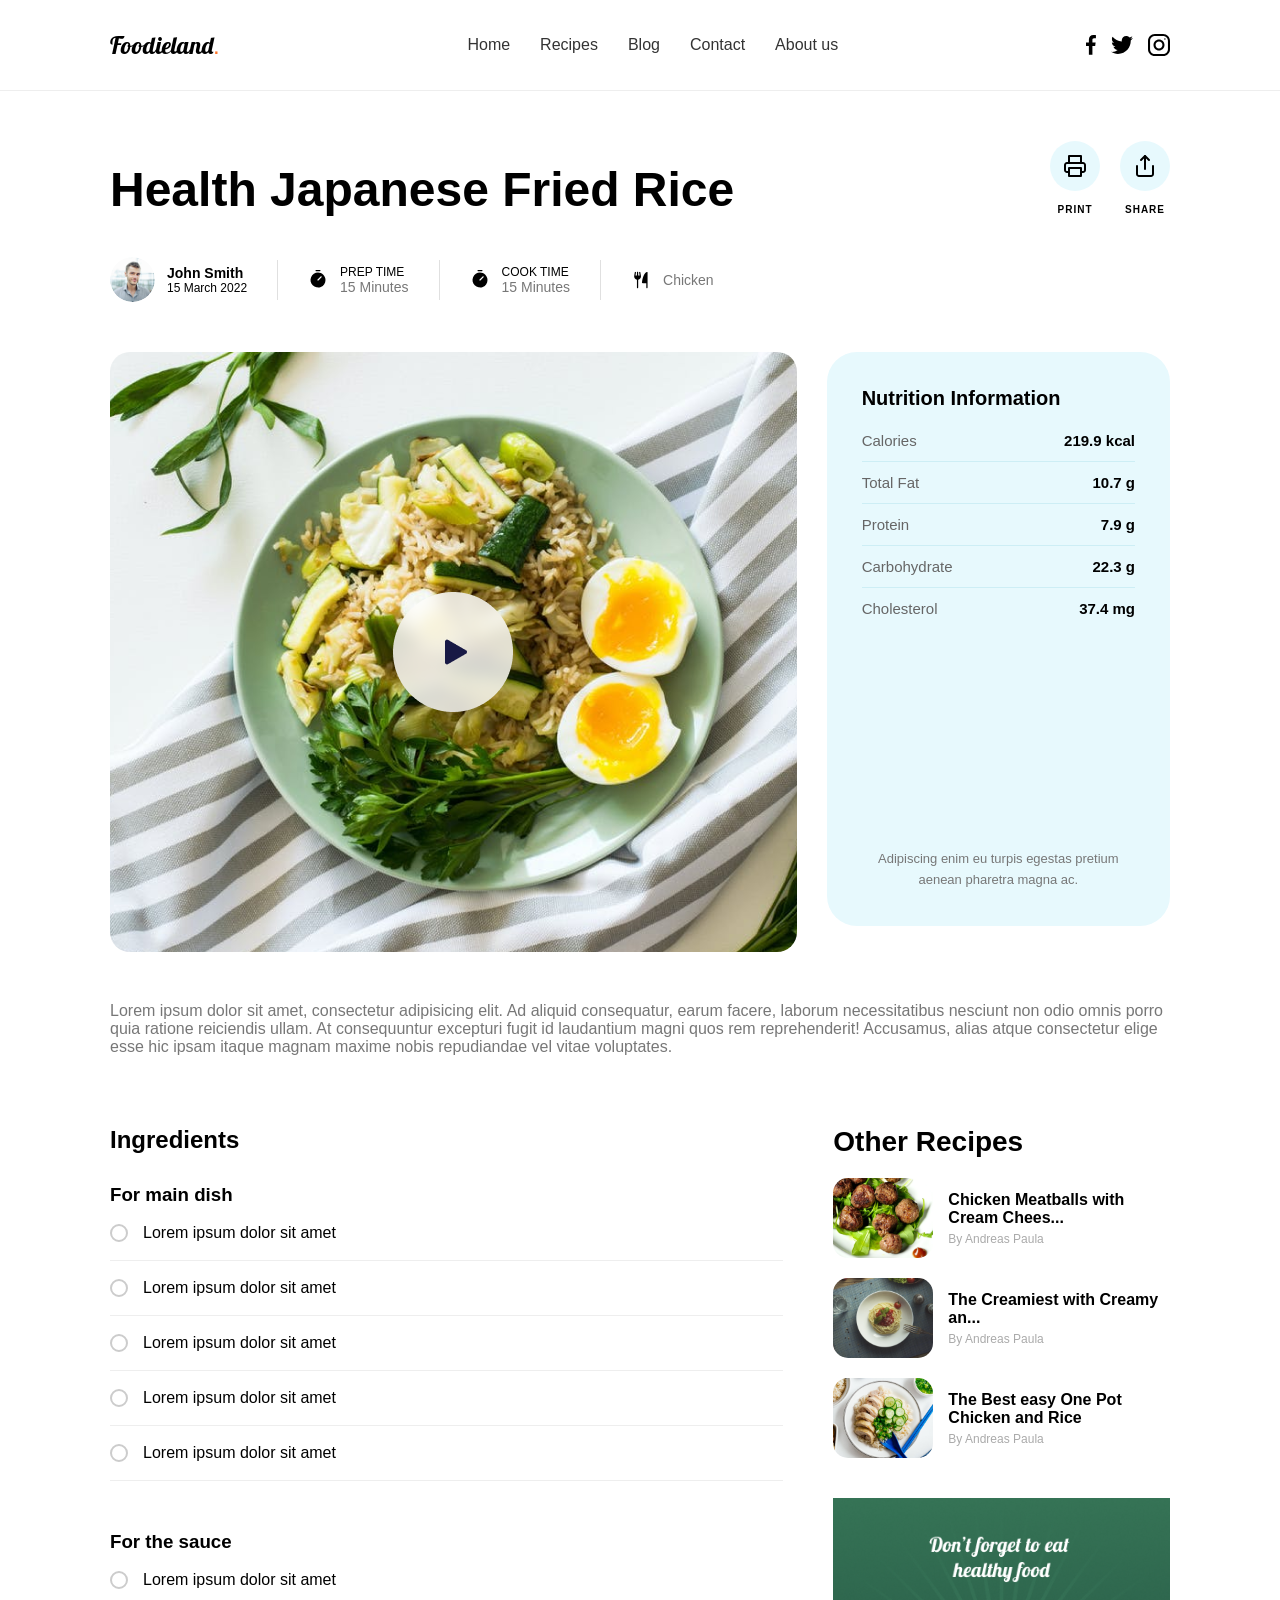
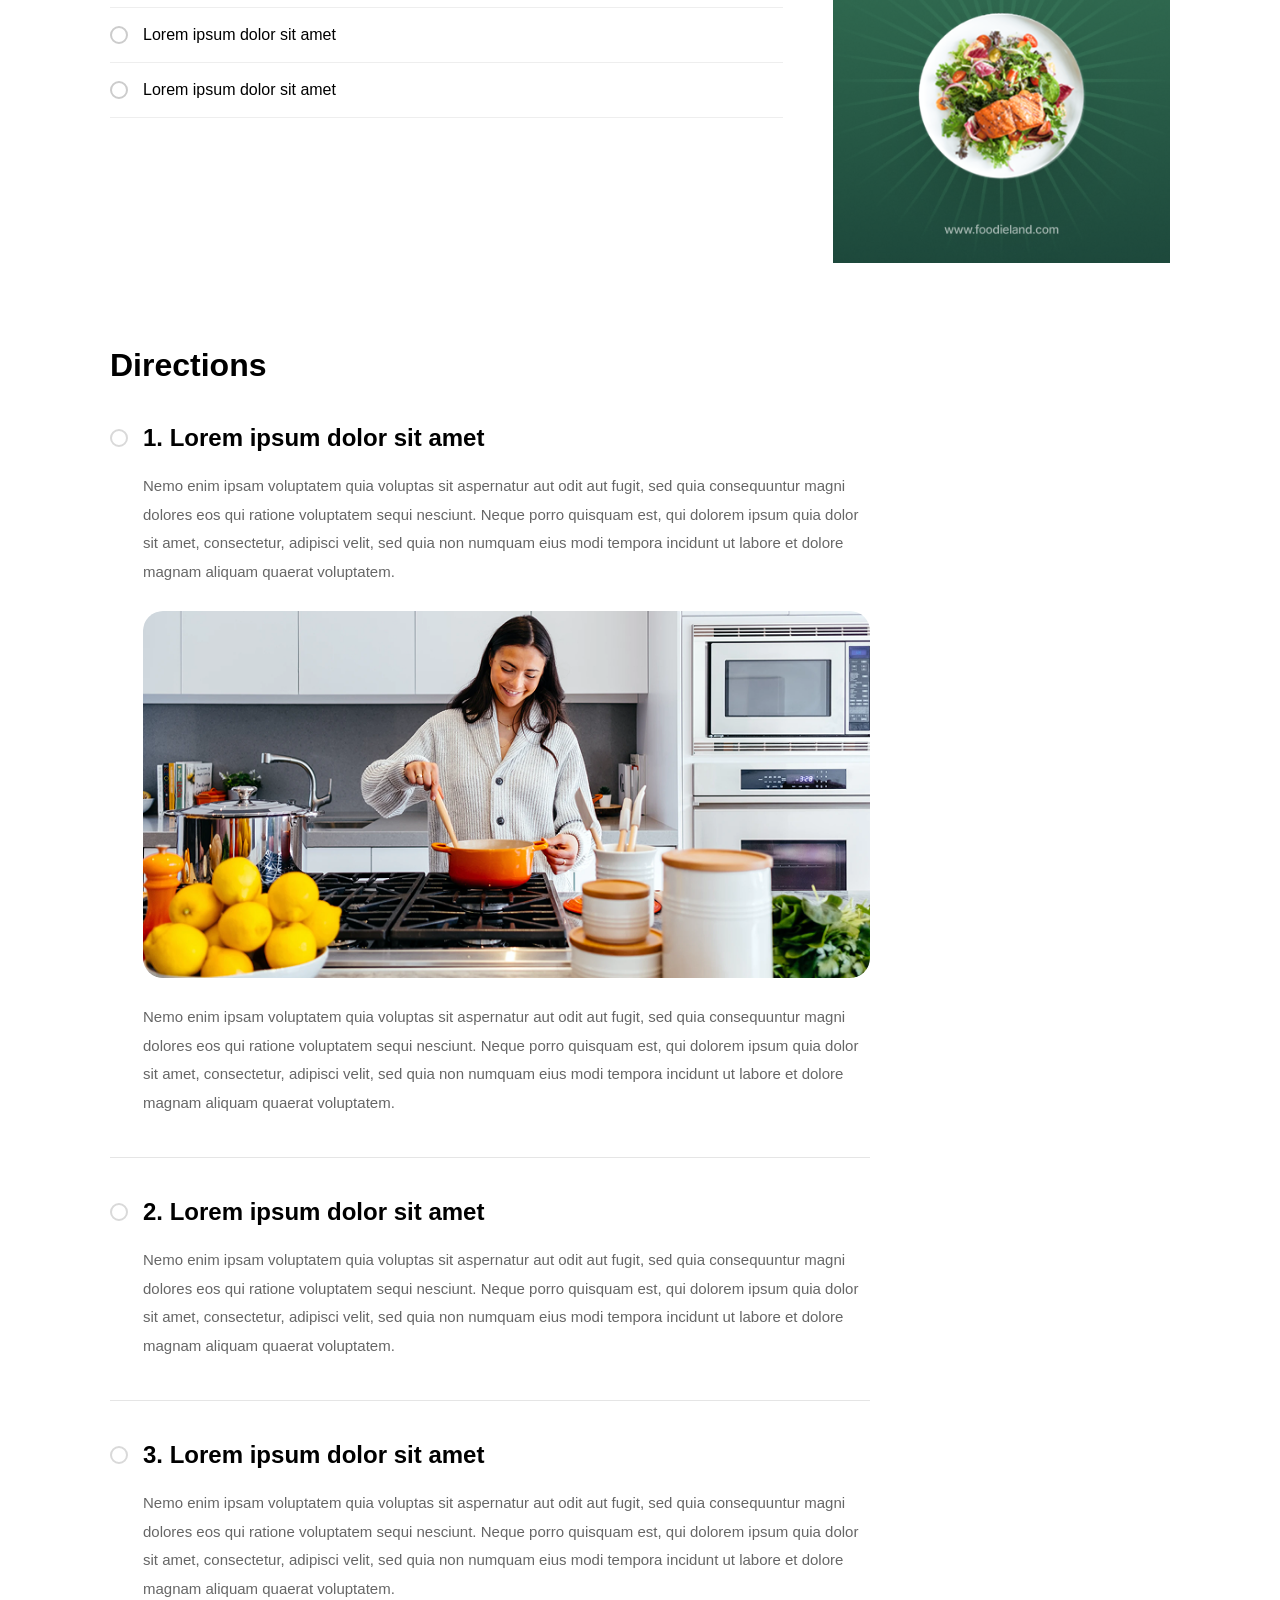
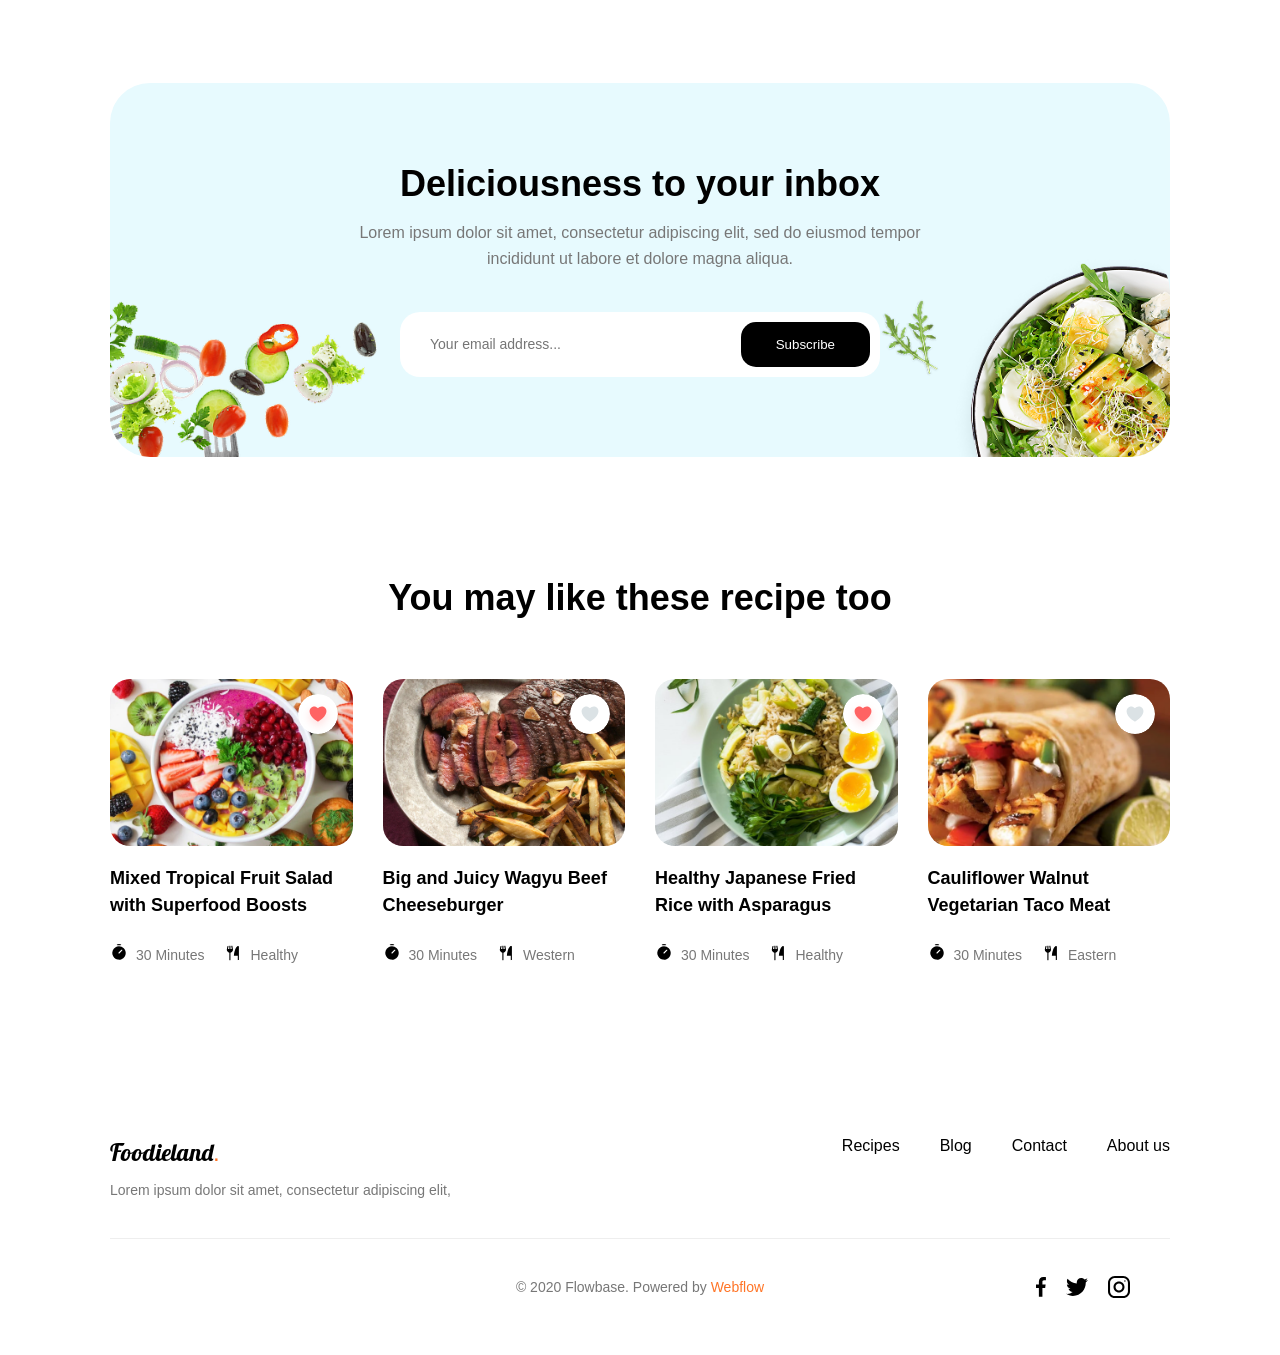
<file: recipe.html>
<!DOCTYPE html>
<html lang="en">
<head>
    <meta charset="UTF-8">
    <title>Recipe Page</title>
    <link rel="stylesheet" href="css/recipe.css">
    <link rel="stylesheet" href="css/similarStyles.css">
</head>
<body>

<header class="header">
    <div class="container">
        <nav class="nav">
            <div class="logo">Foodieland<span>.</span></div>

            <ul class="nav-links">
                <li><a href="index.html">Home</a></li>
                <li><a href="recipe.html">Recipes</a></li>
                <li><a href="blog.html">Blog</a></li>
                <li><a href="contact.html">Contact</a></li>
                <li><a href="#">About us</a></li>
            </ul>

            <div class="social-icons">
                <img src="assets/images/001-facebook.svg"/>
                <img src="assets/images/003-twitter.svg"/>
                <img src="assets/images/004-instagram.svg"/>
            </div>
            <button class="hamburger" id="hamburgerBtn">
                <img src="./assets/images/menu-icon.svg" alt="menu"></button>
        </nav>
    </div>
</header>

<main class="container">
    <section class="recipe-header">
        <div class="title-row">
            <h1>Health Japanese Fried Rice</h1>
            <div class="action-buttons">
                <div class="action-item">
                    <div class="icon-circle"><img src="assets/images/printer.svg" alt="print"></div>
                    <span>PRINT</span>
                </div>
                <div class="action-item">
                    <div class="icon-circle"><img src="assets/images/share.svg" alt="share"></div>
                    <span>SHARE</span>
                </div>
            </div>
        </div>

        <div class="meta-container">
            <div class="meta-item author">
                <img src="assets/images/john.svg" alt="John Smith" class="author-img">
                <div class="text">
                    <span class="name">John Smith</span>
                    <span class="date">15 March 2022</span>
                </div>
            </div>

            <div class="divider"></div>

            <div class="meta-item info">
                <img src="assets/images/Timer.svg" class="mini-icon">
                <div class="text">
                    <span class="label">PREP TIME</span>
                    <span class="value">15 Minutes</span>
                </div>
            </div>

            <div class="divider"></div>

            <div class="meta-item info">
                <img src="assets/images/Timer.svg" class="mini-icon">
                <div class="text">
                    <span class="label">COOK TIME</span>
                    <span class="value">15 Minutes</span>
                </div>
            </div>

            <div class="divider"></div>

            <div class="meta-item info">
                <img src="assets/images/ForkKnife.svg" class="mini-icon">
                <span class="value">Chicken</span>
            </div>
        </div>
    </section>

    <div class="main-grid">
        <div class="video-container">
            <img src="assets/images/friedriceVid.png">
        </div>
        <aside class="nutrition-card">
            <h3 class="nutrition-title">Nutrition Information</h3>
            <div class="nutrition-list">
                <div class="nutrition-item">
                    <span class="label">Calories</span>
                    <span class="value">219.9 kcal</span>
                </div>
                <div class="nutrition-item">
                    <span class="label">Total Fat</span>
                    <span class="value">10.7 g</span>
                </div>
                <div class="nutrition-item">
                    <span class="label">Protein</span>
                    <span class="value">7.9 g</span>
                </div>
                <div class="nutrition-item">
                    <span class="label">Carbohydrate</span>
                    <span class="value">22.3 g</span>
                </div>
                <div class="nutrition-item">
                    <span class="label">Cholesterol</span>
                    <span class="value">37.4 mg</span>
                </div>
            </div>
            <p class="nutrition-footer">
                Adipiscing enim eu turpis egestas pretium aenean pharetra magna ac.
            </p>
        </aside>
    </div>
    <p class="main-paragraph">
        Lorem ipsum dolor sit amet, consectetur adipisicing elit. Ad aliquid consequatur, earum facere,
        laborum necessitatibus nesciunt non odio omnis porro quia ratione reiciendis ullam. At consequuntur excepturi
        fugit id laudantium magni quos rem reprehenderit! Accusamus, alias atque consectetur elige esse hic ipsam
        itaque magnam maxime nobis repudiandae vel vitae voluptates.
    </p>
    <div class="content-layout">
        <div class="ingredients">
            <h2>Ingredients</h2>
            <h3>For main dish</h3>
            <ul>
                <li><input type="checkbox"> <span>Lorem ipsum dolor sit amet</span></li>
                <li><input type="checkbox"> <span>Lorem ipsum dolor sit amet</span></li>
                <li><input type="checkbox"> <span>Lorem ipsum dolor sit amet</span></li>
                <li><input type="checkbox"> <span>Lorem ipsum dolor sit amet</span></li>
                <li><input type="checkbox"> <span>Lorem ipsum dolor sit amet</span></li>
            </ul>
            <h3 class="sauce-header">For the sauce</h3>
            <ul>
                <li><input type="checkbox"> <span>Lorem ipsum dolor sit amet</span></li>
                <li><input type="checkbox"> <span>Lorem ipsum dolor sit amet</span></li>
                <li><input type="checkbox"> <span>Lorem ipsum dolor sit amet</span></li>
            </ul>
        </div>

        <aside class="sidebar">
            <h3>Other Recipes</h3>
            <div class="sidebar-item">
                <img src="assets/images/meatballs.png" alt="Recipe">
                <div>
                    <h4>Chicken Meatballs with Cream Chees...</h4>
                    <p>By Andreas Paula</p>
                </div>
            </div>
            <div class="sidebar-item">
                <img src="assets/images/ragu.png" alt="Recipe">
                <div>
                    <h4>The Creamiest with Creamy an...</h4>
                    <p>By Andreas Paula</p>
                </div>
            </div>
            <div class="sidebar-item">
                <img src="assets/images/chickenRice.png" alt="Recipe">
                <div>
                    <h4>The Best easy One Pot Chicken and Rice</h4>
                    <p>By Andreas Paula</p>
                </div>
            </div>

            <div class="sidebar-ad">
                <img src="assets/images/Ads.png" alt="Ad Banner">
            </div>
        </aside>
    </div>

    <section class="directions">
        <h2>Directions</h2>

        <div class="direction-item">
            <div class="step-header">
                <span class="circle"></span>
                <h3>1. Lorem ipsum dolor sit amet</h3>
            </div>

            <p>
                Nemo enim ipsam voluptatem quia voluptas sit aspernatur aut odit aut fugit,
                sed quia consequuntur magni dolores eos qui ratione voluptatem sequi nesciunt.
                Neque porro quisquam est, qui dolorem ipsum quia dolor sit amet, consectetur,
                adipisci velit, sed quia non numquam eius modi tempora incidunt ut labore et
                dolore magnam aliquam quaerat voluptatem.
            </p>

            <img src="assets/images/directionPic.png" alt="Cooking">

            <p>
                Nemo enim ipsam voluptatem quia voluptas sit aspernatur aut odit aut fugit,
                sed quia consequuntur magni dolores eos qui ratione voluptatem sequi nesciunt.
                Neque porro quisquam est, qui dolorem ipsum quia dolor sit amet, consectetur,
                adipisci velit, sed quia non numquam eius modi tempora incidunt ut labore et
                dolore magnam aliquam quaerat voluptatem.
            </p>
        </div>

        <div class="divider-h"></div>

        <div class="direction-item">
            <div class="step-header">
                <span class="circle"></span>
                <h3>2. Lorem ipsum dolor sit amet</h3>
            </div>

            <p>
                Nemo enim ipsam voluptatem quia voluptas sit aspernatur aut odit aut fugit,
                sed quia consequuntur magni dolores eos qui ratione voluptatem sequi nesciunt.
                Neque porro quisquam est, qui dolorem ipsum quia dolor sit amet, consectetur,
                adipisci velit, sed quia non numquam eius modi tempora incidunt ut labore et
                dolore magnam aliquam quaerat voluptatem.
            </p>
        </div>

        <div class="divider-h"></div>

        <div class="direction-item">
            <div class="step-header">
                <span class="circle"></span>
                <h3>3. Lorem ipsum dolor sit amet</h3>
            </div>

            <p>
                Nemo enim ipsam voluptatem quia voluptas sit aspernatur aut odit aut fugit,
                sed quia consequuntur magni dolores eos qui ratione voluptatem sequi nesciunt.
                Neque porro quisquam est, qui dolorem ipsum quia dolor sit amet, consectetur,
                adipisci velit, sed quia non numquam eius modi tempora incidunt ut labore et
                dolore magnam aliquam quaerat voluptatem.
            </p>
        </div>
    </section>

    <section class="newsletter container">
        <div class="newsletter-content">
            <h2>Deliciousness to your inbox</h2>
            <p>Lorem ipsum dolor sit amet, consectetur adipiscing elit, sed do eiusmod tempor incididunt ut labore et
                dolore magna aliqua.</p>

            <form class="subscribe-form">
                <input type="email" placeholder="Your email address...">
                <button type="submit">Subscribe</button>
            </form>

            <div>
                <img src="assets/images/kisspng-salad-salad-fresh-food-healthylife-vegetables-vegetarian-5d42e3a7cb8543%201.png"
                     class="decor-left" alt=""/>
                <img src="assets/images/newsletterSalad.png" class="decor-right" alt=""/>
            </div>
        </div>
    </section>
    <section class="recommend-section">
        <h2>You may like these recipe too</h2>

        <div class="recommend-grid">

            <div class="recommend-card">
                <img src="assets/images/veg.png" alt="">
                <div class="favorite-btn">
                    <img src="assets/images/redHeart.svg" alt="">
                </div>
                <h3>Mixed Tropical Fruit Salad with Superfood Boosts</h3>

                <div class="recommend-meta">
                    <div class="meta-box">
                        <img src="assets/images/Timer.svg" alt="">
                        <span>30 Minutes</span>
                    </div>

                    <div class="meta-box">
                        <img src="assets/images/ForkKnife.svg" alt="">
                        <span>Healthy</span>
                    </div>
                </div>
            </div>

            <div class="recommend-card">
                <img src="assets/images/meat.png" alt="">
                <div class="favorite-btn">
                    <img src="assets/images/whiteHeart.svg" alt="">
                </div>
                <h3>Big and Juicy Wagyu Beef Cheeseburger</h3>

                <div class="recommend-meta">
                    <div class="meta-box">
                        <img src="assets/images/Timer.svg" alt="">
                        <span>30 Minutes</span>
                    </div>

                    <div class="meta-box">
                        <img src="assets/images/ForkKnife.svg" alt="">
                        <span>Western</span>
                    </div>
                </div>
            </div>

            <div class="recommend-card">
                <img src="assets/images/friedricePic.png" alt="">
                <div class="favorite-btn">
                    <img src="assets/images/redHeart.svg" alt="">
                </div>
                <h3>Healthy Japanese Fried Rice with Asparagus</h3>

                <div class="recommend-meta">
                    <div class="meta-box">
                        <img src="assets/images/Timer.svg" alt="">
                        <span>30 Minutes</span>
                    </div>

                    <div class="meta-box">
                        <img src="assets/images/ForkKnife.svg" alt="">
                        <span>Healthy</span>
                    </div>
                </div>
            </div>

            <div class="recommend-card">
                <img src="assets/images/tacu.png" alt="">
                <div class="favorite-btn">
                    <img src="assets/images/whiteHeart.svg" alt="">
                </div>
                <h3>Cauliflower Walnut Vegetarian Taco Meat</h3>

                <div class="recommend-meta">
                    <div class="meta-box">
                        <img src="assets/images/Timer.svg" alt="">
                        <span>30 Minutes</span>
                    </div>

                    <div class="meta-box">
                        <img src="assets/images/ForkKnife.svg" alt="">
                        <span>Eastern</span>
                    </div>
                </div>
            </div>

        </div>
    </section>
</main>

<footer class="footer">
    <div class="container">

        <div class="footer-top">

            <div class="footer-left">
                <div class="footer-logo">Foodieland<span>.</span></div>
                <p>Lorem ipsum dolor sit amet, consectetur adipiscing elit,</p>
            </div>

            <ul class="footer-links">
                <li><a href="#">Recipes</a></li>
                <li><a href="#">Blog</a></li>
                <li><a href="#">Contact</a></li>
                <li><a href="#">About us</a></li>
            </ul>

        </div>

        <div class="footer-divider"></div>

        <div class="footer-bottom">
            <p>© 2020 Flowbase. Powered by <span>Webflow</span></p>

            <div class="footer-social">
                <img src="assets/images/001-facebook.svg"/>
                <img src="assets/images/003-twitter.svg"/>
                <img src="assets/images/004-instagram.svg"/>
            </div>
        </div>

    </div>
</footer>
<script src="js/main.js"></script>
</body>
</html>
</file>
<file: css/similarStyles.css>
@font-face {
    font-family: 'Lobster';
    src: url('/assets/fonts/Lobster-Regular.ttf') format('truetype');
    font-weight: normal;
    font-style: normal;
}
* {
    margin: 0;
    padding: 0;
    box-sizing: border-box;
    font-family: sans-serif;
}

.container {
    max-width: 1100px;
    margin: 0 auto;
    padding: 0 20px;
}

.header {
    padding: 30px 0;
    border-bottom: 1px solid #eee;
}

.nav {
    display: flex;
    justify-content: space-between;
    align-items: center;
}

.logo {
    font-family: 'Lobster', cursive;
    font-size: 24px;
    font-weight: normal;
}
.logo span {
    color: #FF7426;
}
.newsletter {
    background-color: #E7FAFE;
    border-radius: 40px;
    padding: 80px 20px;
    margin: 80px auto;
    text-align: center;
    position: relative;
    display: flex;
    justify-content: center;
    align-items: center;
}

.newsletter-content {
    max-width: 600px;
}

.newsletter h2 {
    font-size: 36px;
    margin-bottom: 15px;
    font-weight: bold;
}

.newsletter p {
    color: #777;
    margin-bottom: 40px;
    line-height: 1.6;
}

.decor-left,
.decor-right {
    position: absolute;
    bottom: 0;
    width: 200px;
    z-index: 1;
}
.decor-left {
    left: 0;
    width: 300px;
    border-radius: 40px;
}

.decor-right {
    right: 0;
    width: 300px;
    border-radius: 40px;
}

.subscribe-form {
    background: #fff;
    padding: 10px;
    border-radius: 20px;
    display: flex;
    justify-content: space-between;
    align-items: center;
    width: 100%;
    max-width: 480px;
    margin: 0 auto;
}

.subscribe-form input {
    border: none;
    outline: none;
    padding: 0 20px;
    flex: 1;
    font-size: 14px;
}

.subscribe-form button {
    background: #000;
    color: #fff;
    border: none;
    padding: 15px 35px;
    border-radius: 15px;
    cursor: pointer;
    font-weight: 500;
    margin-left: 0;
}

.subscribe-form button:hover {
    background: #333;
}

.footer {
    padding: 60px 0;
}

.footer-top {
    display: flex;
    justify-content: space-between;
    align-items: flex-start;
}

.footer-logo {
    font-family: 'Lobster', cursive;
    font-size: 24px;
    font-weight: normal;
}

.footer-logo span {
    color: #FF7426;
}

.footer-left p {
    margin-top: 15px;
    color: #777;
    font-size: 14px;
    white-space: nowrap;
}

.footer-links {
    display: flex;
    list-style: none;
    gap: 40px;
}

.footer-links a {
    text-decoration: none;
    color: #000;
    font-weight: 400;
}

.footer-divider {
    height: 1px;
    background: #eee;
    margin: 40px 0;
}

.footer-bottom {
    display: flex;
    justify-content: center;
    align-items: center;
    position: relative;
}

.footer-bottom p {
    color: #777;
    font-size: 14px;
}

.footer-bottom span {
    color: #FF7426;
}

.footer-social {
    position: absolute;
    right: 40px;
    display: flex;
    gap: 20px;
}


.nav-links {
    list-style: none;
    display: flex;
    gap: 30px;
}

.nav-links a {
    text-decoration: none;
    color: #333;
    font-weight: 500;
}

.social-icons {
    display: flex;
    gap: 15px;
}

.hamburger {
    background: none;
    border: none;
    cursor: pointer;
    padding: 0;
    display: none;
}

.hamburger img {
    width: 24px;
    height: 24px;
}

@media (max-width: 1000px) {
    .nav-links {
        display: none;
    }

    .nav-links.open {
        display: flex;
        flex-direction: column;
    }
    .hamburger {
        display: block;
        padding: 10Px;
    }
    .social-icons {
        display: none;
    }

    .footer-top {
        flex-direction: column;
        align-items: center;
        text-align: center;
        gap: 30px;
    }
}

.loader {
    border: 8px solid #f3f3f3;
    border-top: 8px solid #123249;
    border-radius: 50%;
    width: 60px;
    height: 60px;
    animation: spin 1s linear infinite;
    margin: 40px auto;
}

@keyframes spin {
    0% { transform: rotate(0deg); }
    100% { transform: rotate(360deg); }
}

.loader-sm {
    width: 18px;
    height: 18px;
    border-width: 3px;
    margin: 0 auto;
}
</file>
<file: css/home.css>
.hero {
    margin: 60px auto;
    width: 1200px;
    height: 520px;
    display: flex;
    border-radius: 35px;
    overflow: hidden;
    box-shadow: 0 20px 60px rgba(0, 0, 0, 0.08);
}

.hero-left {
    flex: 1;
    background: #E7F9FD;
    padding: 60px;
    display: flex;
    flex-direction: column;
    justify-content: center;
}

.badge {
    background: white;
    padding: 8px 18px;
    border-radius: 20px;
    width: fit-content;
    font-weight: 600;
    margin-bottom: 25px;
    font-size: 14px;
    display: flex;
    align-items: center;
    gap: 6px;
}

.badge img {
    height: 16px;
    width: 16px;
}

.hero-left h1 {
    font-size: 56px;
    line-height: 1.1;
    margin-bottom: 20px;
}

.hero-left p {
    color: #666;
    line-height: 1.8;
    margin-bottom: 25px;
    max-width: 420px;
}

.chips {
    display: flex;
    gap: 15px;
    margin-bottom: 35px;
}

.chip {
    display: flex;
    gap: 6px;
    background: rgba(162, 193, 199, 0.34);
    padding: 10px 18px;
    border-radius: 20px;
    font-size: 14px;
    box-shadow: 0 5px 15px rgba(0, 0, 0, 0.05);
    align-items: center;
}

.chip img {
    height: 20px;
    width: 20px;
}

.hero-bottom {
    display: flex;
    align-items: center;
    justify-content: space-between;
    max-width: 480px;
    margin-top: 40px;
}

.author {
    display: flex;
    align-items: center;
    gap: 12px;
}

.author img {
    width: 45px;
    height: 45px;
    border-radius: 50%;
}

.author span {
    display: block;
    font-size: 13px;
    color: #777;
}

.view-btn {
    background: #000;
    color: #fff;
    border: none;
    padding: 14px 26px;
    border-radius: 14px;
    display: flex;
    align-items: center;
    gap: 15px;
    cursor: pointer;
}

.hero-right {
    flex: 1.1;
    position: relative;
}

.hero-right img {
    width: 100%;
    height: 100%;
    object-fit: cover;
}

.handpicked {
    position: absolute;
    top: 30px;
    left: -60px;
    width: 140px;
    height: 140px;
    display: flex;
    align-items: center;
    justify-content: center;
    transform: rotate(-15deg);
}

.categories {
    padding: 80px 0;
}

.cat-header {
    display: flex;
    justify-content: space-between;
    align-items: center;
    margin-bottom: 60px;
}

.cat-header h2 {
    font-size: 48px;
    font-weight: 700;
}

.cat-btn {
    background: #E7F9FD;
    border: none;
    padding: 18px 28px;
    border-radius: 16px;
    cursor: pointer;
}

.cat-list {
    display: flex;
    justify-content: space-between;
    gap: 25px;
}

.cat-card {
    width: 180px;
    height: 200px;
    border-radius: 30px;
    display: flex;
    flex-direction: column;
    justify-content: flex-end;
    align-items: center;
    position: relative;
    padding-bottom: 25px;
    overflow: hidden;
}

.cat-card img {
    width: 100px;
    position: absolute;
    top: 20px;
}

.cat-card h3 {
    font-size: 18px;
    font-weight: 600;
}

.vegan img {
    top: 40px;
}

.breakfast {
    background: linear-gradient(to top, #F3F3F3, #ffffff);
}

.vegan {
    background: linear-gradient(to top, #E7F9ED, #ffffff);
}

.meat {
    background: linear-gradient(to top, #FCECEC, #ffffff);
}

.dessert {
    background: linear-gradient(to top, #FFF8E7, #ffffff);
}

.lunch {
    background: linear-gradient(to top, #F3F3F3, #ffffff);
}

.chocolate {
    background: linear-gradient(to top, #F3F3F3, #ffffff);
}

.recipes {
    padding: 80px 0;
    text-align: center;
}

.recipes h2 {
    font-size: 42px;
    font-weight: 700;
    margin-bottom: 20px;
}

.recipes-desc {
    color: #777;
    margin: 15px auto 50px;
    max-width: 600px;
}

.recipe-grid {
    display: grid;
    grid-template-columns: repeat(3, 1fr);
    gap: 35px;
    grid-auto-rows: 360px;
}

.recipe-card {
    background: linear-gradient(to bottom, #ffffff, #E7FAFE);
    padding: 18px;
    border-radius: 25px;
}

.recipe-img {
    position: relative;
    margin-bottom: 18px;
}

.recipe-img img {
    width: 100%;
    height: 200px;
    object-fit: cover;
    border-radius: 20px;
}

.recipe-card h3 {
    font-size: 18px;
    margin-bottom: 14px;
    text-align: left;
}

.recipe-meta {
    display: flex;
    gap: 25px;
    color: #555;
    font-size: 14px;
}

.recipe-meta div {
    display: flex;
    align-items: center;
    gap: 8px;
}

.recipe-meta img {
    width: 18px;
}

.recipe-banner img {
    width: 100%;
    height: 100%;
    object-fit: cover;
}

.recommend-section {
    margin: 120px auto 100px;
    max-width: 1200px;
    padding: 0 40px;
}

.recommend-header {
    display: flex;
    justify-content: space-between;
    align-items: flex-start;
    margin-bottom: 70px;
    gap: 50px;
}

.recommend-header .left h2 {
    font-size: 48px;
    font-weight: 600;
}

.recommend-header .right {
    max-width: 520px;
}

.recommend-header .right p {
    color: #777;
    line-height: 1.8;
    font-size: 16px;
}

.recommend-grid {
    display: grid;
    grid-template-columns: repeat(4, 1fr);
    gap: 35px 30px;
}

.recommend-card {
    position: relative;
}

.recommend-card > img {
    width: 100%;
    height: 210px;
    object-fit: cover;
    border-radius: 20px;
    margin-bottom: 15px;
}

.favorite-btn {
    position: absolute;
    top: 15px;
    right: 15px;
}

.favorite-btn img {
    width: 42px;
    height: 42px;
    cursor: pointer;
}

.recommend-card h3 {
    font-size: 17px;
    line-height: 1.5;
    margin-bottom: 15px;
    font-weight: 700;
}

.recommend-meta {
    display: flex;
    gap: 25px;
    align-items: center;
}

.meta-box {
    display: flex;
    align-items: center;
    gap: 8px;
    color: #777;
    font-size: 14px;
}

.meta-box img {
    width: 18px;
    height: 18px;
}

.instagram-section {
    background: linear-gradient(to bottom, #ffffff, #E7FAFE);
    padding: 100px 0 100px;
    text-align: center;
}

.instagram-section h2 {
    font-size: 42px;
    font-weight: 700;
    margin-bottom: 20px;
}

.instagram-section .subtitle {
    max-width: 700px;
    margin: 0 auto 60px;
    color: #777;
    font-size: 16px;
}

.insta-grid {
    width: 80%;
    margin: 0 auto 70px;
    display: grid;
    grid-template-columns: repeat(4, 1fr);
    gap: 25px;
}

.insta-card {
    background: #fff;
    overflow: hidden;
}

.insta-card img {
    width: 100%;
    height: 100%;
    object-fit: cover;
    display: block;
}

.insta-btn {
    background: #000;
    color: #fff;
    border: none;
    padding: 16px 30px;
    border-radius: 14px;
    font-size: 15px;
    display: inline-flex;
    align-items: center;
    gap: 12px;
    cursor: pointer;
}

.insta-btn img {
    width: 20px;
}

.chef-section {
    display: flex;
    align-items: center;
    justify-content: space-between;
    padding: 90px 150px;
}

.chef-content {
    max-width: 520px;
}

.chef-content h1 {
    font-size: 50px;
    font-weight: 700;
    line-height: 1.2;
    margin-bottom: 24px;
}

.chef-content p {
    color: #666;
    line-height: 1.8;
    margin-bottom: 35px;
    font-size: 16px;
}

.chef-btn {
    background: #000;
    color: #fff;
    padding: 14px 32px;
    border: none;
    border-radius: 14px;
    font-size: 16px;
    cursor: pointer;
    transition: 0.3s;
}

.chef-image {
    flex: 1;
    text-align: right;
}

.chef-image img {
    width: 90%;
    max-width: 620px;
    border-radius: 40px;
}
</file>
<file: css/blog.css>
.hero-section {
    text-align: center;
    padding: 60px 0;
}

.hero-section h1 {
    font-size: 48px;
    margin-bottom: 15px;
}

.hero-section p {
    color: #666;
}

.search-bar {
    background: #fff;
    border: 1px solid #eee;
    padding: 8px;
    border-radius: 20px;
    display: flex;
    align-items: center;
    max-width: 600px;
    margin: 40px auto 0;
}

.search-bar input {
    flex: 1;
    border: none;
    outline: none;
    padding: 10px 20px;
    font-size: 14px;
    color: #333;
}

.search-bar button {
    background: #000;
    color: #fff;
    border: none;
    padding: 14px 35px;
    border-radius: 15px;
    cursor: pointer;
    margin-left: 0;
}

.search-bar button:hover {
    background: #333;
}

.blog-container {
    display: flex;
    gap: 40px;
    margin-bottom: 80px;
}

.blog-main {
    flex: 2;
}

.sidebar {
    flex: 1;
}

.blog-card {
    display: flex;
    gap: 30px;
    margin-bottom: 40px;
    align-items: center;
}

.blog-card img {
    width: 280px;
    height: 180px;
    object-fit: cover;
    border-radius: 20px;
}

.blog-content h2 {
    font-size: 24px;
    margin-bottom: 15px;
}

.blog-content p {
    color: #777;
    font-size: 14px;
    line-height: 1.6;
    margin-bottom: 20px;
}

.blog-author {
    display: flex;
    align-items: center;
    gap: 12px;
    font-size: 14px;
    font-weight: bold;
}

.blog-author img {
    width: 32px;
    height: 32px;
    border-radius: 50%;
}

.blog-author .date {
    color: #aaa;
    font-weight: 400;
    margin-left: 20px;
}

.pagination {
    display: flex;
    justify-content: center;
    align-items: center;
    gap: 10px;
    margin: 60px auto 0;
    width: fit-content;
    position: relative;
    left: 50%;
    transform: translateX(-50%);
}

.pagination a {
    text-decoration: none;
    color: #000;
    width: 45px;
    height: 45px;
    border: 1px solid #eee;
    display: flex;
    align-items: center;
    justify-content: center;
    border-radius: 10px;
    font-weight: bold;
}

.pagination a.active {
    background: #000;
    color: #fff;
}

.sidebar h3 {
    font-size: 28px;
    margin-bottom: 20px;
}

.sidebar-item {
    display: flex;
    gap: 15px;
    align-items: center;
    margin-bottom: 20px;
}

.sidebar-item img {
    width: 100px;
    height: 80px;
    object-fit: cover;
    border-radius: 15px;
}

.sidebar-item h4 {
    font-size: 16px;
    margin-bottom: 5px;
}

.sidebar-item p {
    font-size: 12px;
    color: #aaa;
}

.sidebar-ad {
    margin-top: 40px;
}

.sidebar-ad img {
    width: 100%;
}

.blog-card.hidden {
    display: none;
}

.pagination.hidden {
    display: none;
}
</file>
<file: css/blogpost.css>
.recommend-section {
    margin: 120px 0 100px;
    position: relative;
}

.recommend-section h2 {
    text-align: center;
    font-size: 36px;
    margin-bottom: 60px;
    font-weight: 700;
}

.favorite-btn {
    position: absolute;
    top: 15px;
    right: 15px;
}

.favorite-btn img {
    width: 40px;
    height: 40px;
    object-fit: contain;
    display: block;
    cursor: pointer;
}

.recommend-card img {
    width: 100%;
    border-radius: 20px;
    margin-bottom: 15px;
}

.recommend-card h3 {
    font-size: 18px;
    line-height: 1.5;
    margin-bottom: 15px;
}

.recommend-meta {
    display: flex;
    gap: 20px;
    align-items: center;
}

.meta-box {
    display: flex;
    align-items: center;
    gap: 8px;
    color: #777;
    font-size: 14px;
    line-height: 1;
}

.meta-box span {
    display: flex;
    align-items: center;
}

.meta-box img {
    width: 18px;
    height: 18px;
    object-fit: contain;
    display: block;
    margin-top: 10px;
}

.blog-post {
    padding: 60px 0 100px;
}

.blog-post h1 {
    text-align: center;
    font-size: 45px;
    font-weight: 700;
    margin: 0 auto 40px;
    white-space: nowrap;
}

.author-info {
    display: flex;
    justify-content: center;
    align-items: center;
    gap: 20px;
    margin-bottom: 40px;
}

.author-info img {
    width: 50px;
    height: 50px;
    border-radius: 50%;
}

.author-name {
    font-weight: 600;
}

.author-date {
    color: #777;
}

.blog-intro {
    max-width: 850px;
    margin: 0 auto 50px;
    text-align: center;
    color: #777;
    line-height: 1.8;
}

.hero-image {
    width: 100%;
    border-radius: 30px;
    margin-bottom: 50px;
}

.content-layout {
    display: flex;
    justify-content: space-between;
    align-items: flex-start;
    gap: 60px;
    margin-left: 60px;
}

.blog-content {
    width: 760px;
    flex: none;
}

.blog-content h3 {
    font-size: 24px;
    margin: 5px 0 20px;
}

.blog-content p {
    color: #777;
    line-height: 1.9;
    margin-bottom: 25px;
}

.inside-image {
    width: 100%;
    max-width: 700px;
    border-radius: 20px;
    margin: 20px 0 30px;
}

blockquote {
    margin: 70px 0;
    padding: 50px;

    background: linear-gradient(to right, #eaeaea 0%, #f8f8f8 60%, #ffffff 100%);

    border-top: 1px solid #ececec;
    border-bottom: 1px solid #ececec;

    font-size: 35px;
    font-style: italic;
    line-height: 1.8;
    color: #111;
    border-radius: 0;
}

.share-sidebar {
    width: 70px;
    flex: none;
    display: flex;
    flex-direction: column;
    align-items: center;
    gap: 30px;
    margin-right: 40px;
}

.share-sidebar h4 {
    font-size: 10px;
    letter-spacing: 2px;
    font-weight: 600;
    text-align: center;
}

.share-sidebar a {
    display: flex;
}

.share-sidebar img {
    width: 20px;
    height: 20px;
}

.divider {
    width: 1px;
    height: 40px;
    background-color: #E0E0E0;
}

.recommend-carousel {
    display: flex;
    gap: 30px;
    transition: 0.4s;
}

.carousel-wrapper {
    overflow: auto;
}

.recommend-card {
    flex: 0 0 calc((100% - 90px) / 4);
    position: relative;
}

.carousel-btn {
    position: absolute;
    top: 60%;
    width: 40px;
    height: 40px;
    border: solid #464646;
    background: #b0b0b0;
    cursor: pointer;
    font-size: 20px;
    border-radius: 50px;
}

.carousel-btn.left {
    left: 70px;
}

.carousel-btn.right {
    right: 70px;
}

@media (max-width: 1000px) {
    .blogpost-container {
        width: 90%;
        padding: 0;
        margin: 0 auto;
    }

    .blogpost-container img {
        width: 100%;
        height: auto;
    }

    .inside-image {
        width: 100%;
        height: auto;
    }

    .carousel-wrapper {
        overflow-x: auto;
        padding: 0 20px;
        box-sizing: border-box;
        position: relative;
    }

    .recommend-carousel {
        display: flex;
        gap: 20px;
    }

    .recommend-card {
        flex: 0 0 100%;
        box-sizing: border-box;
    }

    .carousel-btn {
        position: absolute;
        top: 50%;
        transform: translateY(-50%);
        z-index: 1000;

        width: 40px;
        height: 40px;
        border-radius: 50%;
    }
    .carousel-btn.left {
        left: 7px;
    }

    .carousel-btn.right {
        right: 7px;
    }
}
</file>
<file: css/recipe.css>
.recipe-header {
    margin: 50px 0;
}

main.container {
    overflow: hidden;
}

.title-row {
    display: flex;
    justify-content: space-between;
    align-items: flex-end;
    margin-bottom: 40px;
}

.title-row h1 {
    font-size: 48px;
    font-weight: 700;
    color: #000;
}

.action-buttons {
    display: flex;
    gap: 20px;
}

.action-item {
    text-align: center;
}

.icon-circle {
    width: 50px;
    height: 50px;
    background-color: #E7F9FD;
    border-radius: 50%;
    display: flex;
    align-items: center;
    justify-content: center;
    margin-bottom: 8px;
    cursor: pointer;
}

.action-item span {
    font-size: 10px;
    font-weight: 700;
    letter-spacing: 1px;
}

.meta-container {
    display: flex;
    align-items: center;
    gap: 30px;
}

.meta-item {
    display: flex;
    align-items: center;
    gap: 12px;
}

.author-img {
    width: 45px;
    height: 45px;
    border-radius: 50%;
    object-fit: cover;
}

.meta-item .text {
    display: flex;
    flex-direction: column;
}

.meta-item .name {
    font-weight: 700;
    font-size: 14px;
}

.meta-item .date, .meta-item .label {
    font-size: 12px;
}

.meta-item .value {
    font-size: 14px;
    color: #777;
}

.mini-icon {
    width: 20px;
    height: 20px;
}

.divider {
    width: 1px;
    height: 40px;
    background-color: #E0E0E0;
}

.main-grid {
    display: grid;
    grid-template-columns: 2fr 1fr;
    gap: 30px;
    margin-bottom: 50px;
}

.video-container {
    position: relative;
    border-radius: 20px;
    overflow: hidden;
    display: flex;
    justify-content: center;
    align-items: center;
}

.nutrition-card {
    background-color: #E7F9FD;
    padding: 35px;
    border-radius: 30px;
    height: fit-content;
}

.nutrition-title {
    font-size: 20px;
    font-weight: 700;
    margin-bottom: 10px;
    color: #000;
}

.nutrition-list {
    display: flex;
    flex-direction: column;
}

.nutrition-item {
    display: flex;
    justify-content: space-between;
    padding: 12px 0;
    border-bottom: 1px solid #cdeef5;
}

.nutrition-item:last-child {
    border-bottom: none;
}

.nutrition-item .label {
    color: #666;
    font-size: 15px;
    font-weight: 500;
}

.nutrition-item .value {
    color: #000;
    font-size: 15px;
    font-weight: 600;
}

.nutrition-footer {
    margin-top: 220px;
    font-size: 13px;
    color: #777;
    text-align: center;
    line-height: 1.6;
}

.content-layout {
    display: grid;
    grid-template-columns: 2fr 1fr;
    gap: 50px;
}

.ingredients h2 {
    margin-bottom: 30px;
}

.sauce-header {
    margin-top: 50px;
}

.ingredients li {
    display: flex;
    align-items: center;
    gap: 15px;
    padding: 18px 0;
    border-bottom: 1px solid #eee;
}

.ingredients input[type="checkbox"] {
    appearance: none;
    width: 18px;
    height: 18px;
    border: 2px solid #ccc;
    border-radius: 50%;
    cursor: pointer;
    position: relative;
}

.ingredients input[type="checkbox"]:checked {
    background: #000;
    border-color: #000;
}

.ingredients input[type="checkbox"]:checked + span {
    text-decoration: line-through;
    color: #777777;
}

.directions {
    width: 100%;
    max-width: 760px;
    margin: 80px 0;
    background: white;
    padding: 0;
}

.directions h2 {
    font-size: 32px;
    margin-bottom: 40px;
    font-weight: 700;
}

.direction-item {
    margin-bottom: 40px;
}

.step-header {
    display: flex;
    align-items: center;
    gap: 15px;
    margin-bottom: 20px;
}

.circle {
    width: 18px;
    height: 18px;
    border: 2px solid #d9d9d9;
    border-radius: 50%;
    display: inline-block;
}

.step-header h3 {
    font-size: 24px;
    font-weight: 700;
    margin: 0;
}

.direction-item p {
    color: #666;
    line-height: 1.9;
    font-size: 15px;
    margin-left: 33px;
}

.direction-item img {
    width: calc(100% - 33px);
    margin-left: 33px;
    margin-top: 25px;
    margin-bottom: 25px;
    border-radius: 20px;
    display: block;
}

.divider-h {
    border-bottom: 1px solid #e5e5e5;
    margin: 40px 0;
}

.recommend-section{
    margin: 120px 0 100px;
}

.recommend-section h2{
    text-align: center;
    font-size: 36px;
    margin-bottom: 60px;
    font-weight: 700;
}

.recommend-grid{
    display: grid;
    grid-template-columns: repeat(4,1fr);
    gap: 30px;
}
.recommend-card{
    position: relative;
}

.favorite-btn{
    position: absolute;
    top: 15px;
    right: 15px;
}

.favorite-btn img{
    width: 40px;
    height: 40px;
    object-fit: contain;
    display: block;
    cursor: pointer;
}

.recommend-card img{
    width: 100%;
    border-radius: 20px;
    margin-bottom: 15px;
}

.recommend-card h3{
    font-size: 18px;
    line-height: 1.5;
    margin-bottom: 15px;
}

.recommend-meta{
    display: flex;
    gap: 20px;
    align-items: center;
}

.meta-box{
    display: flex;
    align-items: center;
    gap: 8px;
    color: #777;
    font-size: 14px;
    line-height: 1;
}

.meta-box span{
    display: flex;
    align-items: center;
}

.meta-box img{
    width: 18px;
    height: 18px;
    object-fit: contain;
    display: block;
    margin-top: 10px;
}

.sidebar h3 {
    font-size: 28px;
    margin-bottom: 20px;
}

.sidebar-item {
    display: flex;
    gap: 15px;
    align-items: center;
    margin-bottom: 20px;
}

.sidebar-item img {
    width: 100px;
    height: 80px;
    object-fit: cover;
    border-radius: 15px;
}

.sidebar-item h4 {
    font-size: 16px;
    margin-bottom: 5px;
}

.sidebar-item p {
    font-size: 12px;
    color: #aaa;
}

.sidebar-ad {
    margin-top: 40px;
}

.sidebar-ad img {
    width: 100%;
}

.main-paragraph {
    margin-bottom: 70px;
    color: #777;
}
</file>
